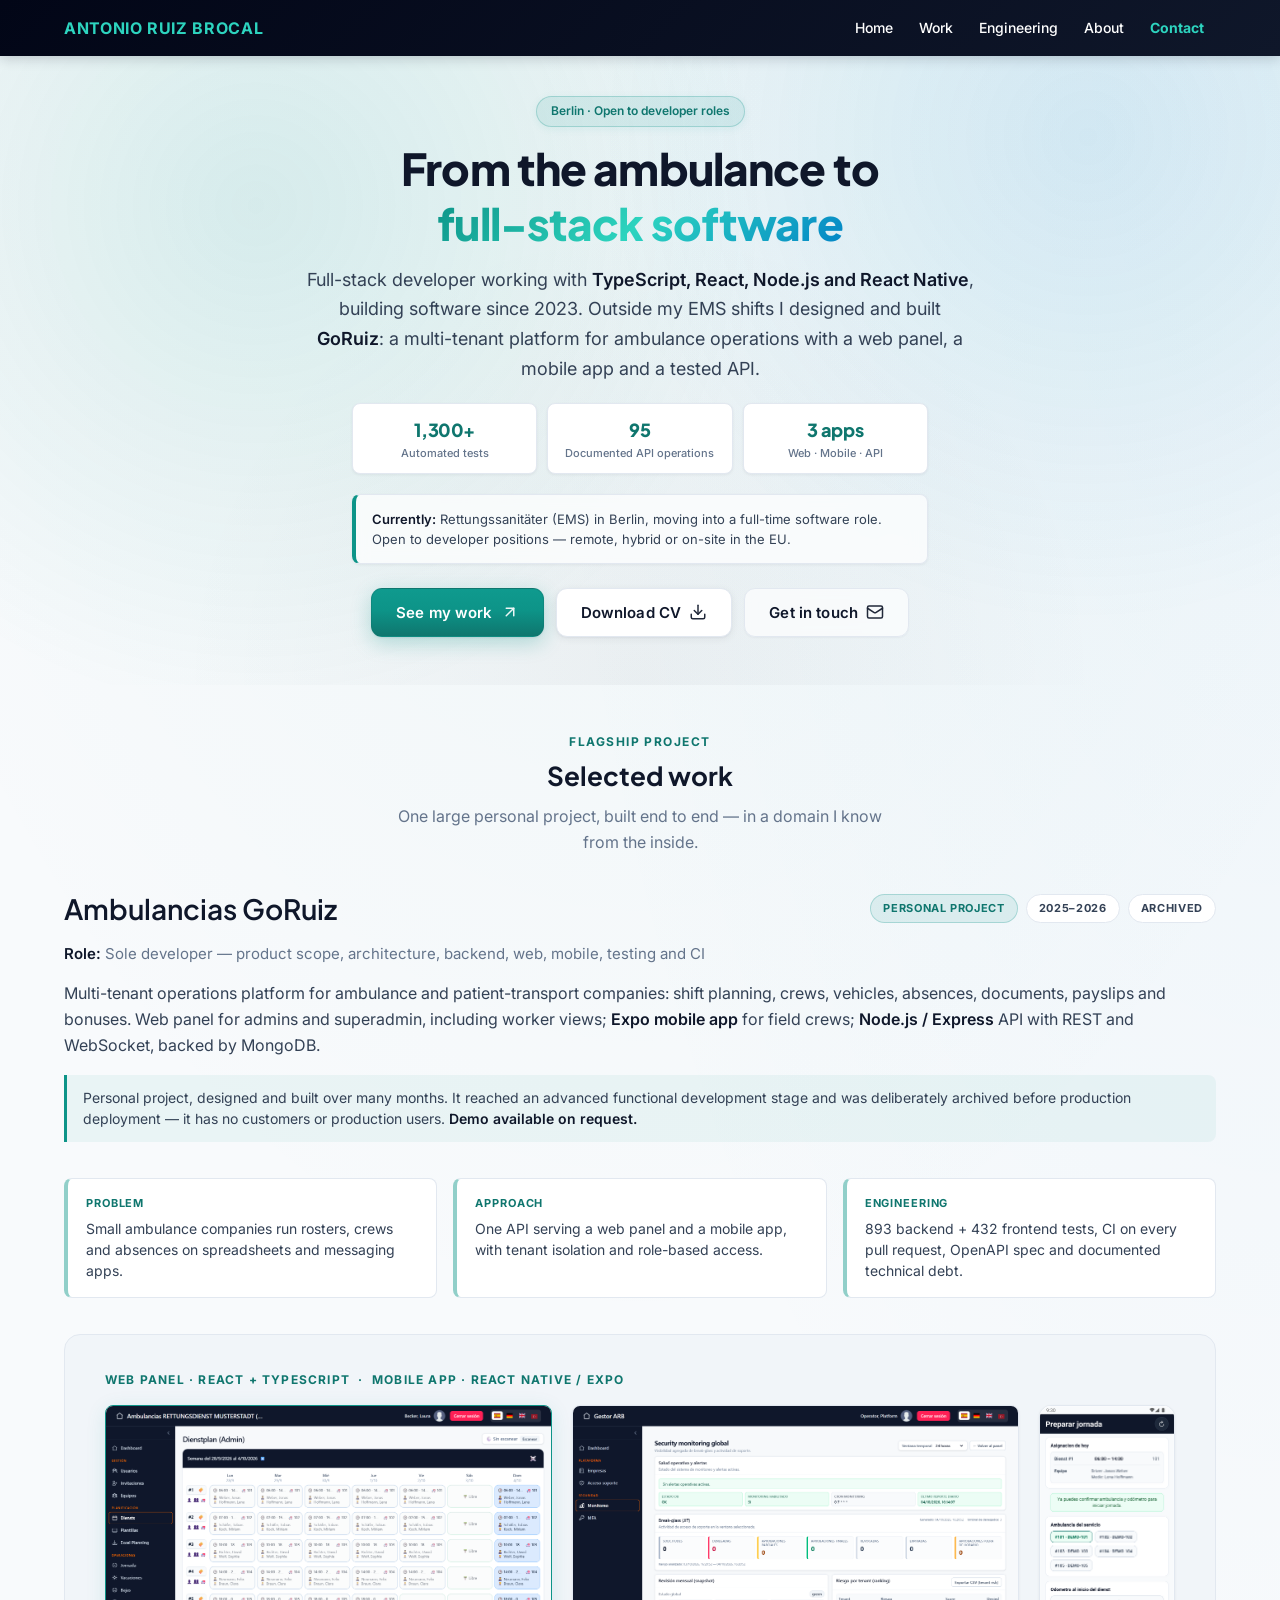
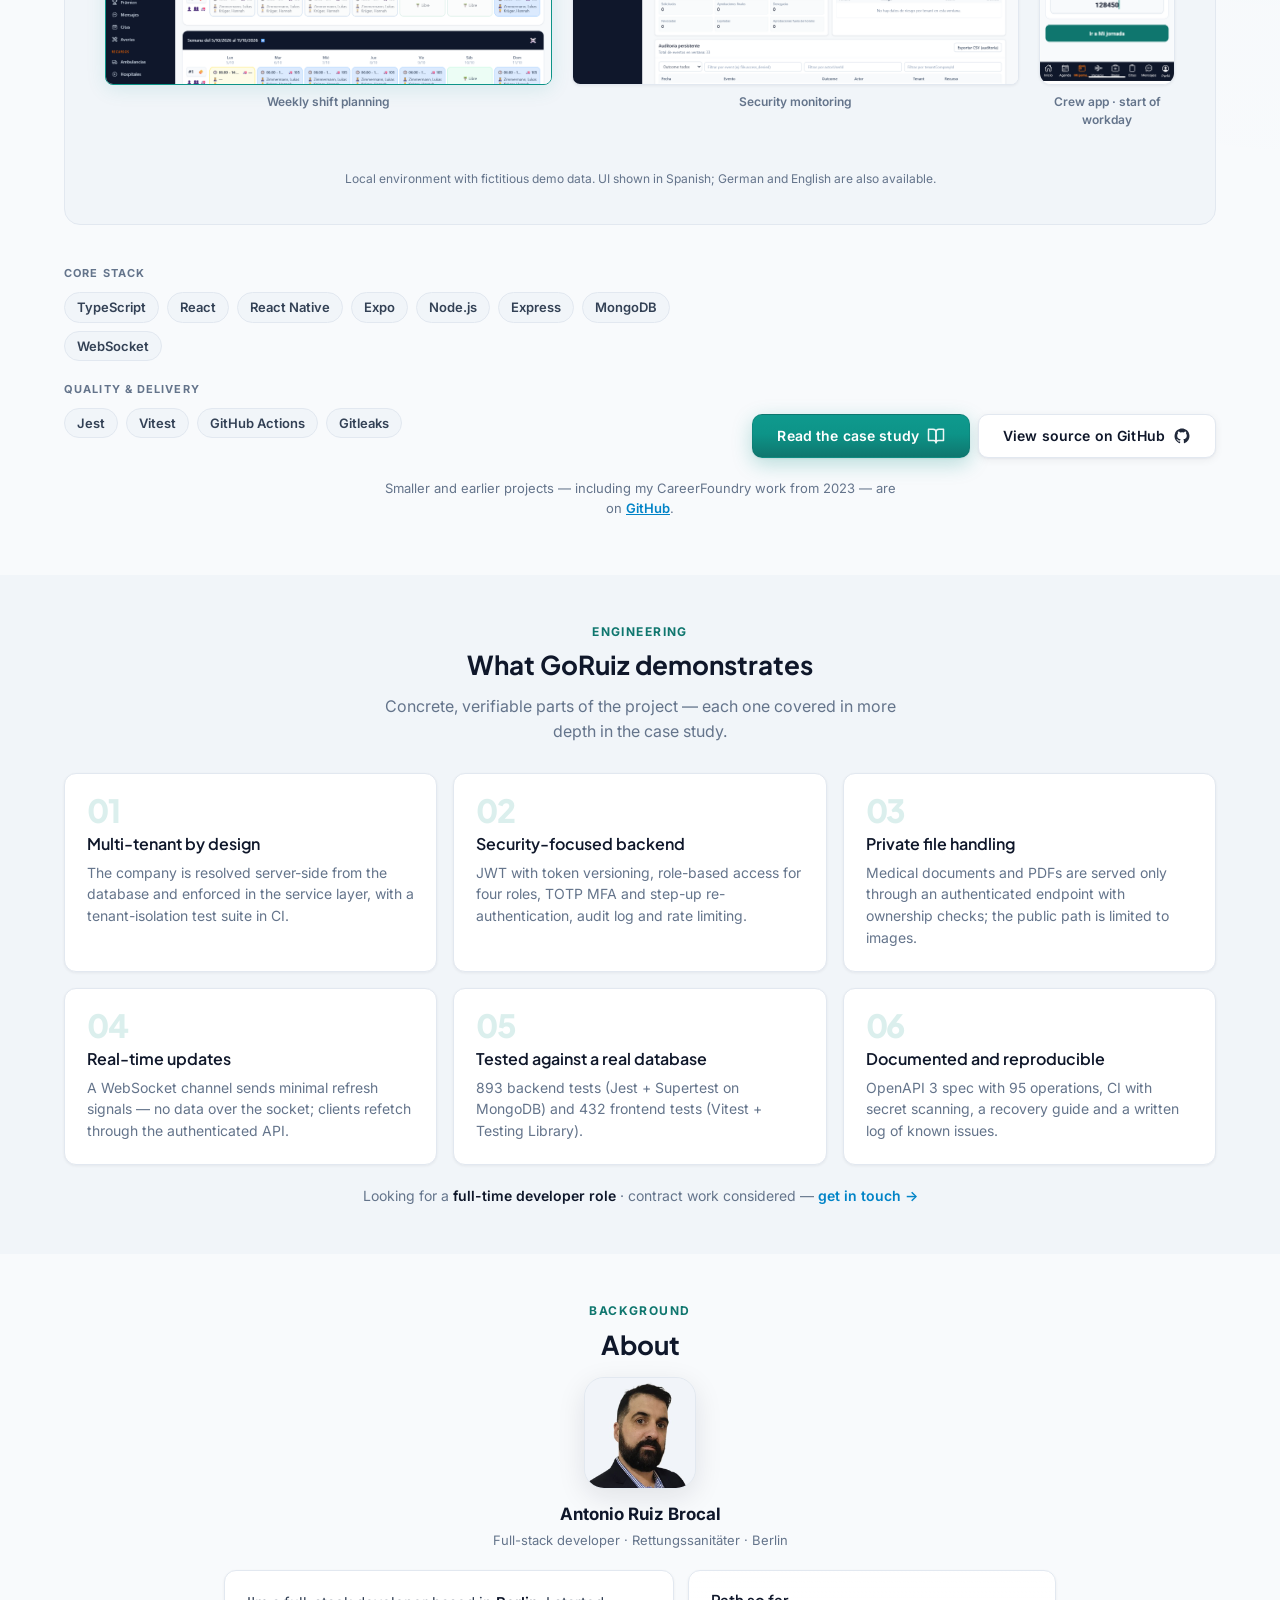
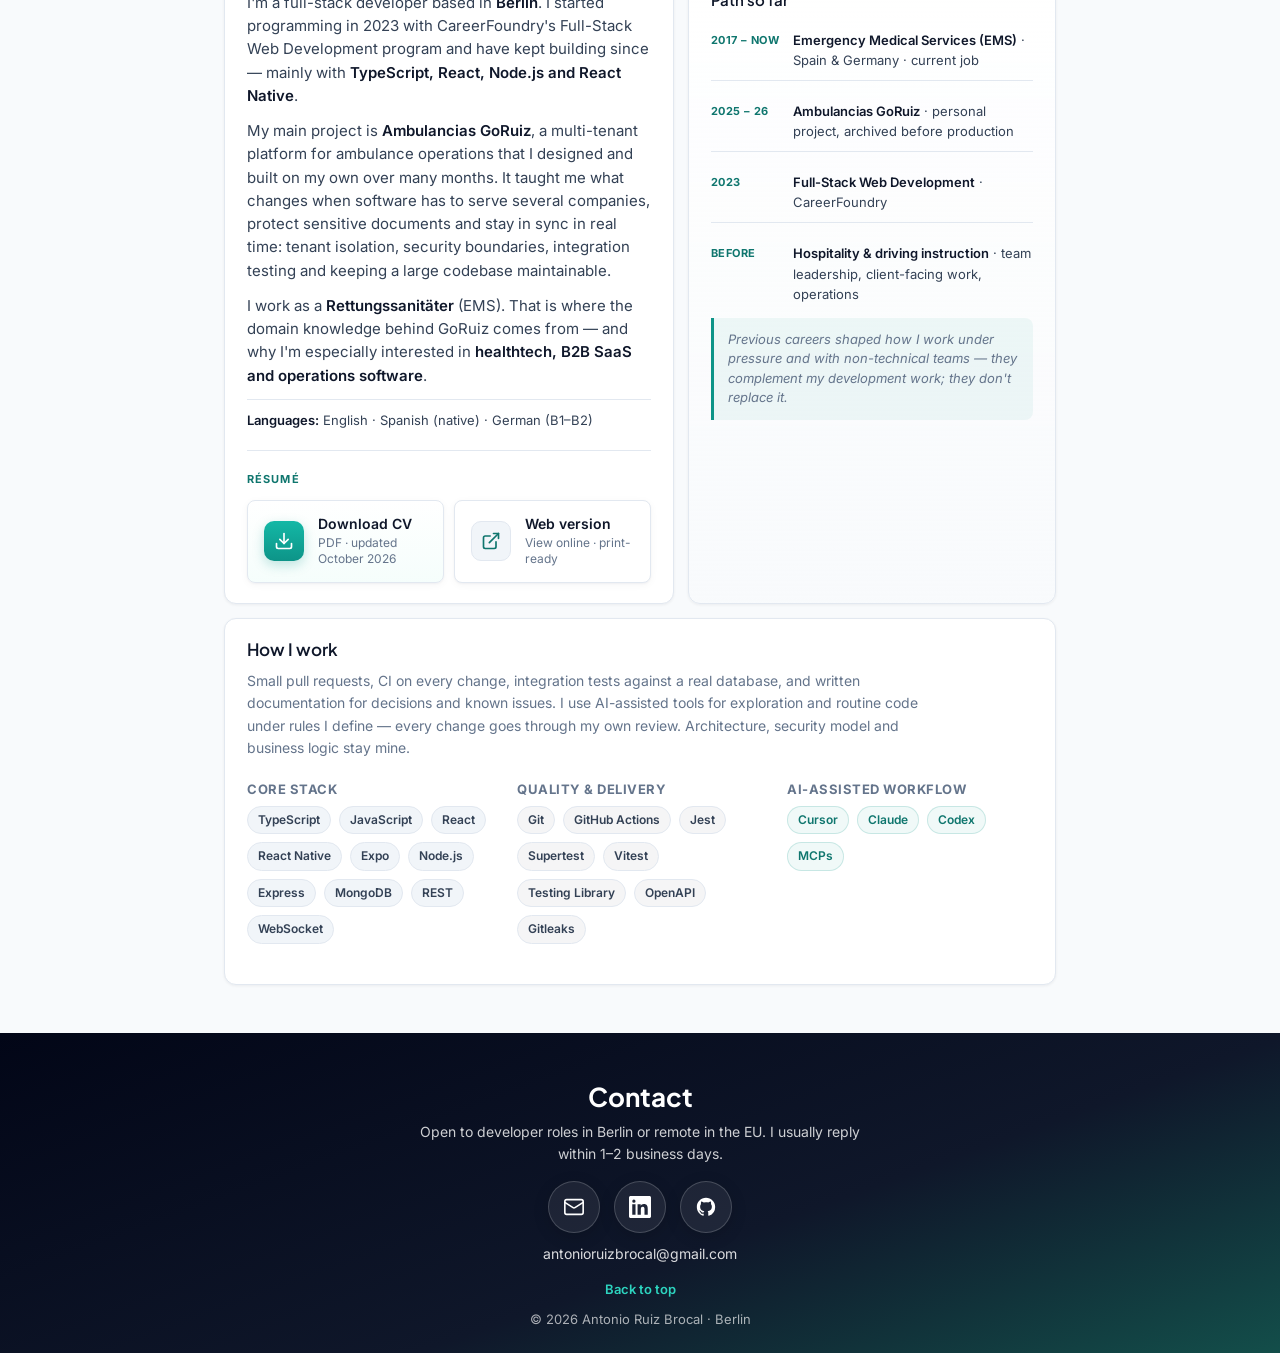
<file: index.html>
<!DOCTYPE html>
<html lang="en">
<head>
  <meta charset="UTF-8">
  <meta name="viewport" content="width=device-width, initial-scale=1.0">
  <title>Antonio Ruiz Brocal | Full-Stack Developer · TypeScript, React, Node.js</title>
  <meta name="description" content="Antonio Ruiz Brocal — full-stack developer in Berlin (TypeScript, React, Node.js, React Native). Building software since 2023. Main project: Ambulancias GoRuiz, a multi-tenant platform for ambulance operations with 1,300+ automated tests. EMS background.">
  <link rel="canonical" href="https://antonioruizdeveloper.com/">
  <meta property="og:type" content="website">
  <meta property="og:site_name" content="Antonio Ruiz Brocal">
  <meta property="og:title" content="Antonio Ruiz Brocal | Full-Stack Developer">
  <meta property="og:description" content="Full-stack developer in Berlin — TypeScript, React, Node.js, React Native. Main project: a multi-tenant platform for ambulance operations (web, mobile, API).">
  <meta property="og:url" content="https://antonioruizdeveloper.com/">
  <meta property="og:image" content="https://antonioruizdeveloper.com/img/og-image.png">
  <meta property="og:image:width" content="1200">
  <meta property="og:image:height" content="630">
  <meta property="og:image:alt" content="Antonio Ruiz Brocal — Full-stack developer · TypeScript · React · Node.js">
  <meta name="twitter:card" content="summary_large_image">
  <link rel="icon" href="favicon.svg" type="image/svg+xml">
  <link rel="icon" href="favicon.ico" sizes="32x32">
  <link rel="apple-touch-icon" href="apple-touch-icon.png">
  <meta name="theme-color" content="#0f172a">
  <link rel="preconnect" href="https://fonts.googleapis.com">
  <link rel="preconnect" href="https://fonts.gstatic.com" crossorigin>
  <link href="https://fonts.googleapis.com/css2?family=Inter:wght@400;500;600;700&family=Plus+Jakarta+Sans:wght@600;700;800&display=swap" rel="stylesheet">
  <link rel="stylesheet" href="styles.css">
</head>
<body>
  <a class="skip-link" href="#main">Skip to content</a>

  <header class="site-header">
    <div class="header-inner">
      <div class="logo"><a href="#inicio">Antonio Ruiz Brocal</a></div>
      <button class="nav-toggle" type="button" aria-expanded="false" aria-controls="main-nav" aria-label="Open menu">
        <span class="nav-toggle-bar"></span>
        <span class="nav-toggle-bar"></span>
        <span class="nav-toggle-bar"></span>
      </button>
      <nav class="main-nav" id="main-nav" aria-label="Main">
        <ul>
          <li><a href="#inicio" class="nav-link">Home</a></li>
          <li><a href="#proyectos" class="nav-link">Work</a></li>
          <li><a href="#engineering" class="nav-link">Engineering</a></li>
          <li><a href="#about_me" class="nav-link">About</a></li>
          <li><a href="#contacto" class="nav-link nav-link-cta">Contact</a></li>
        </ul>
      </nav>
    </div>
  </header>

  <main id="main" tabindex="-1">
    <section class="hero" id="inicio">
      <div class="hero-bg" aria-hidden="true"></div>
      <div class="section-inner hero-inner">
        <p class="hero-badge">Berlin · Open to developer roles</p>
        <h1>From the ambulance to <span class="text-gradient"><span class="nowrap">full-stack</span> software</span></h1>
        <p class="hero-subtitle">
          Full-stack developer working with <strong>TypeScript, React, Node.js and React Native</strong>, building software since 2023.
          Outside my EMS shifts I designed and built <strong>GoRuiz</strong>: a multi-tenant platform for ambulance operations with a web panel, a mobile app and a tested API.
        </p>
        <ul class="hero-stats" aria-label="GoRuiz in numbers">
          <li><strong>1,300+</strong><span>Automated tests</span></li>
          <li><strong>95</strong><span>Documented API operations</span></li>
          <li><strong>3 apps</strong><span>Web · Mobile · API</span></li>
        </ul>
        <p class="hero-status">
          <strong>Currently:</strong> Rettungssanitäter (EMS) in Berlin, moving into a full-time software role.
          Open to developer positions — remote, hybrid or on-site in the EU.
        </p>
        <div class="hero-actions">
          <a href="#proyectos" class="btn btn-primary btn-lg">
            <span>See my work</span>
            <svg class="btn-svg" width="18" height="18" viewBox="0 0 24 24" fill="none" stroke="currentColor" stroke-width="2" stroke-linecap="round" stroke-linejoin="round" aria-hidden="true"><path d="M7 17 17 7"/><path d="M7 7h10v10"/></svg>
          </a>
          <a href="cv/Antonio-Ruiz-Brocal-CV-2026.pdf" class="btn btn-secondary btn-lg" download="Antonio-Ruiz-Brocal-CV-2026.pdf">
            <span>Download CV</span>
            <svg class="btn-svg" width="18" height="18" viewBox="0 0 24 24" fill="none" stroke="currentColor" stroke-width="2" stroke-linecap="round" stroke-linejoin="round" aria-hidden="true"><path d="M21 15v4a2 2 0 0 1-2 2H5a2 2 0 0 1-2-2v-4"/><polyline points="7 10 12 15 17 10"/><line x1="12" x2="12" y1="15" y2="3"/></svg>
          </a>
          <a href="#contacto" class="btn btn-ghost btn-lg">
            <span>Get in touch</span>
            <svg class="btn-svg" width="18" height="18" viewBox="0 0 24 24" fill="none" stroke="currentColor" stroke-width="2" stroke-linecap="round" stroke-linejoin="round" aria-hidden="true"><rect width="20" height="16" x="2" y="4" rx="2"/><path d="m22 7-8.97 5.7a1.94 1.94 0 0 1-2.06 0L2 7"/></svg>
          </a>
        </div>
      </div>
    </section>

    <section class="section-block section-block-work" id="proyectos">
      <div class="section-inner">
        <p class="section-label reveal">Flagship project</p>
        <h2 class="section-heading reveal">Selected work</h2>
        <p class="section-intro reveal">One large personal project, built end to end — in a domain I know from the inside.</p>

        <article class="featured-project reveal">
          <div class="project-top">
            <div class="project-header">
              <h3>Ambulancias GoRuiz</h3>
              <div class="project-badges">
                <span class="project-type">Personal project</span>
                <span class="project-type project-type-muted">2025–2026</span>
                <span class="project-type project-type-muted">Archived</span>
              </div>
            </div>
            <p class="project-role"><strong>Role:</strong> Sole developer — product scope, architecture, backend, web, mobile, testing and CI</p>
            <p class="project-summary">
              Multi-tenant operations platform for ambulance and patient-transport companies: shift planning, crews, vehicles, absences,
              documents, payslips and bonuses. Web panel for admins and superadmin, including worker views; <strong>Expo mobile app</strong> for field crews;
              <strong>Node.js / Express</strong> API with REST and WebSocket, backed by MongoDB.
            </p>
            <p class="project-status">
              Personal project, designed and built over many months. It reached an advanced functional development stage and was deliberately
              archived before production deployment — it has no customers or production users. <strong>Demo available on request.</strong>
            </p>
          </div>

          <ul class="case-study case-study-row">
            <li><strong>Problem</strong> Small ambulance companies run rosters, crews and absences on spreadsheets and messaging apps.</li>
            <li><strong>Approach</strong> One API serving a web panel and a mobile app, with tenant isolation and role-based access.</li>
            <li><strong>Engineering</strong> 893 backend + 432 frontend tests, CI on every pull request, OpenAPI spec and documented technical debt.</li>
          </ul>

          <div class="project-gallery">
            <div class="showcase-group">
              <p class="showcase-group-label">Web panel · React + TypeScript &nbsp;·&nbsp; Mobile app · React Native / Expo</p>
              <div class="showcase-row showcase-row-mixed">
                <figure class="showcase-item showcase-item-featured">
                  <div class="showcase-frame showcase-frame-web">
                    <img src="img/projects/goruiz-shift-planning.png" alt="Weekly shift planning view with teams, ambulances and shift times per day" width="2160" height="1350" loading="lazy" decoding="async">
                  </div>
                  <figcaption>Weekly shift planning</figcaption>
                </figure>
                <figure class="showcase-item">
                  <div class="showcase-frame showcase-frame-web">
                    <img src="img/projects/goruiz-security-monitoring.png" alt="Superadmin security monitoring: operational health, support-access activity and audit log" width="2160" height="1350" loading="lazy" decoding="async">
                  </div>
                  <figcaption>Security monitoring</figcaption>
                </figure>
                <figure class="showcase-item">
                  <div class="showcase-frame showcase-frame-mobile">
                    <img src="img/projects/goruiz-mobile-workday.png" alt="Crew app: starting the workday by choosing the ambulance and entering the odometer reading" width="540" height="1110" loading="lazy" decoding="async">
                  </div>
                  <figcaption>Crew app · start of workday</figcaption>
                </figure>
              </div>
            </div>
            <p class="gallery-note">Local environment with fictitious demo data. UI shown in Spanish; German and English are also available.</p>
          </div>

          <div class="project-footer">
            <div class="project-footer-tags">
              <p class="stack-heading">Core stack</p>
              <ul class="stack-tags stack-tags-work" aria-label="Core technologies">
                <li>TypeScript</li><li>React</li><li>React Native</li><li>Expo</li>
                <li>Node.js</li><li>Express</li><li>MongoDB</li><li>WebSocket</li>
              </ul>
              <p class="stack-heading stack-heading-spaced">Quality &amp; delivery</p>
              <ul class="stack-tags stack-tags-work stack-tags-delivery" aria-label="Quality and delivery tools">
                <li>Jest</li><li>Vitest</li><li>GitHub Actions</li><li>Gitleaks</li>
              </ul>
            </div>
            <div class="project-links">
              <a class="btn btn-primary btn-project" href="goruiz-case-study.html">
                <span>Read the case study</span>
                <svg class="btn-svg" width="18" height="18" viewBox="0 0 24 24" fill="none" stroke="currentColor" stroke-width="2" stroke-linecap="round" stroke-linejoin="round" aria-hidden="true"><path d="M2 3h6a4 4 0 0 1 4 4v14a3 3 0 0 0-3-3H2z"/><path d="M22 3h-6a4 4 0 0 0-4 4v14a3 3 0 0 1 3-3h7z"/></svg>
              </a>
              <a class="btn btn-secondary btn-project" href="https://github.com/Brocal82/Ambulancias-GoRuiz-Portfolio" target="_blank" rel="noopener noreferrer">
                <span>View source on GitHub</span>
                <svg class="btn-svg" width="18" height="18" viewBox="0 0 24 24" fill="currentColor" aria-hidden="true"><path d="M12 2C6.477 2 2 6.484 2 12.021c0 4.428 2.865 8.184 6.839 9.504.5.092.682-.217.682-.483 0-.237-.008-.868-.013-1.703-2.782.605-3.369-1.343-3.369-1.343-.454-1.158-1.11-1.466-1.11-1.466-.908-.62.069-.608.069-.608 1.003.07 1.531 1.032 1.531 1.032.892 1.53 2.341 1.088 2.91.832.092-.647.35-1.088.636-1.338-2.22-.253-4.555-1.113-4.555-4.951 0-1.093.39-1.988 1.029-2.688-.103-.253-.446-1.272.098-2.65 0 0 .84-.27 2.75 1.026A9.564 9.564 0 0 1 12 6.844c.85.004 1.705.115 2.504.337 1.909-1.296 2.747-1.027 2.747-1.027.546 1.379.202 2.398.1 2.651.64.7 1.028 1.595 1.028 2.688 0 3.848-2.339 4.695-4.566 4.943.359.309.678.92.678 1.855 0 1.338-.012 2.419-.012 2.747 0 .268.18.58.688.482A10.019 10.019 0 0 0 22 12.021C22 6.484 17.522 2 12 2z"/></svg>
              </a>
            </div>
          </div>
        </article>

        <p class="archive-note">
          Smaller and earlier projects — including my CareerFoundry work from 2023 — are on
          <a href="https://github.com/Brocal82" target="_blank" rel="noopener noreferrer">GitHub</a>.
        </p>
      </div>
    </section>

    <section class="section-block section-block-alt" id="engineering">
      <div class="section-inner">
        <p class="section-label reveal">Engineering</p>
        <h2 class="section-heading reveal">What GoRuiz demonstrates</h2>
        <p class="section-intro reveal">Concrete, verifiable parts of the project — each one covered in more depth in the case study.</p>
        <div class="services-grid highlights-grid">
          <article class="service-card reveal">
            <span class="service-num" aria-hidden="true">01</span>
            <h3>Multi-tenant by design</h3>
            <p>The company is resolved server-side from the database and enforced in the service layer, with a tenant-isolation test suite in CI.</p>
          </article>
          <article class="service-card reveal">
            <span class="service-num" aria-hidden="true">02</span>
            <h3>Security-focused backend</h3>
            <p>JWT with token versioning, role-based access for four roles, TOTP MFA and step-up re-authentication, audit log and rate limiting.</p>
          </article>
          <article class="service-card reveal">
            <span class="service-num" aria-hidden="true">03</span>
            <h3>Private file handling</h3>
            <p>Medical documents and PDFs are served only through an authenticated endpoint with ownership checks; the public path is limited to images.</p>
          </article>
          <article class="service-card reveal">
            <span class="service-num" aria-hidden="true">04</span>
            <h3>Real-time updates</h3>
            <p>A WebSocket channel sends minimal refresh signals — no data over the socket; clients refetch through the authenticated API.</p>
          </article>
          <article class="service-card reveal">
            <span class="service-num" aria-hidden="true">05</span>
            <h3>Tested against a real database</h3>
            <p>893 backend tests (Jest + Supertest on MongoDB) and 432 frontend tests (Vitest + Testing Library).</p>
          </article>
          <article class="service-card reveal">
            <span class="service-num" aria-hidden="true">06</span>
            <h3>Documented and reproducible</h3>
            <p>OpenAPI 3 spec with 95 operations, CI with secret scanning, a recovery guide and a written log of known issues.</p>
          </article>
        </div>
        <p class="engagement-inline">
          Looking for a <strong>full-time developer role</strong> · contract work considered —
          <a href="#contacto">get in touch →</a>
        </p>
      </div>
    </section>

    <section class="section-block" id="about_me">
      <div class="section-inner">
        <p class="section-label reveal">Background</p>
        <h2 class="section-heading reveal">About</h2>

        <div class="about-profile reveal">
          <img class="about-avatar" src="img/antonio-avatar.jpg" alt="Portrait of Antonio Ruiz Brocal" width="360" height="466" loading="lazy" decoding="async">
          <p class="about-name">Antonio Ruiz Brocal</p>
          <p class="about-tagline">Full-stack developer · Rettungssanitäter · Berlin</p>
        </div>

        <div class="about-grid">
          <div class="section-card prose reveal">
            <p>
              I'm a full-stack developer based in <strong>Berlin</strong>. I started programming in 2023 with CareerFoundry's Full-Stack Web Development
              program and have kept building since — mainly with <strong>TypeScript, React, Node.js and React Native</strong>.
            </p>
            <p>
              My main project is <strong>Ambulancias GoRuiz</strong>, a multi-tenant platform for ambulance operations that I designed and built on my own
              over many months. It taught me what changes when software has to serve several companies, protect sensitive documents and stay in sync in
              real time: tenant isolation, security boundaries, integration testing and keeping a large codebase maintainable.
            </p>
            <p>
              I work as a <strong>Rettungssanitäter</strong> (EMS). That is where the domain knowledge behind GoRuiz comes from — and why I'm especially
              interested in <strong>healthtech, B2B SaaS and operations software</strong>.
            </p>
            <p class="about-languages"><strong>Languages:</strong> English · Spanish (native) · German (B1–B2)</p>
            <div class="about-cv-actions">
              <p class="about-cv-label">Résumé</p>
              <div class="about-cv-buttons">
                <a class="about-cv-btn about-cv-btn-primary" href="cv/Antonio-Ruiz-Brocal-CV-2026.pdf" download="Antonio-Ruiz-Brocal-CV-2026.pdf">
                  <span class="about-cv-btn-icon" aria-hidden="true">
                    <svg width="20" height="20" viewBox="0 0 24 24" fill="none" stroke="currentColor" stroke-width="2" stroke-linecap="round" stroke-linejoin="round"><path d="M21 15v4a2 2 0 0 1-2 2H5a2 2 0 0 1-2-2v-4"/><polyline points="7 10 12 15 17 10"/><line x1="12" x2="12" y1="15" y2="3"/></svg>
                  </span>
                  <span class="about-cv-btn-text">
                    <strong>Download CV</strong>
                    <small>PDF · updated October 2026</small>
                  </span>
                </a>
                <a class="about-cv-btn about-cv-btn-secondary" href="cv/antonio-ruiz-brocal-cv.html">
                  <span class="about-cv-btn-icon" aria-hidden="true">
                    <svg width="20" height="20" viewBox="0 0 24 24" fill="none" stroke="currentColor" stroke-width="2" stroke-linecap="round" stroke-linejoin="round"><path d="M18 13v6a2 2 0 0 1-2 2H5a2 2 0 0 1-2-2V8a2 2 0 0 1 2-2h6"/><polyline points="15 3 21 3 21 9"/><line x1="10" x2="21" y1="14" y2="3"/></svg>
                  </span>
                  <span class="about-cv-btn-text">
                    <strong>Web version</strong>
                    <small>View online · print-ready</small>
                  </span>
                </a>
              </div>
            </div>
          </div>
          <div class="section-card timeline-card reveal">
            <h3 class="timeline-title">Path so far</h3>
            <ul class="timeline timeline-honest">
              <li>
                <span class="timeline-period">2017 – now</span>
                <div><strong>Emergency Medical Services (EMS)</strong> · Spain &amp; Germany · current job</div>
              </li>
              <li>
                <span class="timeline-period">2025 – 26</span>
                <div><strong>Ambulancias GoRuiz</strong> · personal project, archived before production</div>
              </li>
              <li>
                <span class="timeline-period">2023</span>
                <div><strong>Full-Stack Web Development</strong> · CareerFoundry</div>
              </li>
              <li>
                <span class="timeline-period">Before</span>
                <div><strong>Hospitality &amp; driving instruction</strong> · team leadership, client-facing work, operations</div>
              </li>
            </ul>
            <p class="background-note">
              Previous careers shaped how I work under pressure and with non-technical teams — they complement my development work; they don't replace it.
            </p>
          </div>
        </div>

        <div class="section-card about-workflow reveal">
          <h3 class="workflow-title">How I work</h3>
          <p class="workflow-intro">
            Small pull requests, CI on every change, integration tests against a real database, and written documentation for decisions and known issues.
            I use AI-assisted tools for exploration and routine code under rules I define — every change goes through my own review.
            Architecture, security model and business logic stay mine.
          </p>

          <div class="workflow-groups">
            <div class="workflow-group">
              <p class="stack-label">Core stack</p>
              <ul class="stack-tags stack-tags-sm">
                <li>TypeScript</li><li>JavaScript</li><li>React</li><li>React Native</li><li>Expo</li>
                <li>Node.js</li><li>Express</li><li>MongoDB</li><li>REST</li><li>WebSocket</li>
              </ul>
            </div>
            <div class="workflow-group">
              <p class="stack-label">Quality &amp; delivery</p>
              <ul class="stack-tags stack-tags-sm stack-tags-engineering">
                <li>Git</li><li>GitHub Actions</li><li>Jest</li><li>Supertest</li><li>Vitest</li><li>Testing Library</li><li>OpenAPI</li><li>Gitleaks</li>
              </ul>
            </div>
            <div class="workflow-group">
              <p class="stack-label">AI-assisted workflow</p>
              <ul class="stack-tags stack-tags-sm stack-tags-tooling">
                <li>Cursor</li><li>Claude</li><li>Codex</li><li>MCPs</li>
              </ul>
            </div>
          </div>
        </div>
      </div>
    </section>
  </main>

  <footer class="page-footer" id="contacto">
    <div class="section-inner">
      <h2 class="section-heading section-heading-light">Contact</h2>
      <p class="footer-text">Open to developer roles in Berlin or remote in the EU. I usually reply within 1–2 business days.</p>
      <div class="contact-actions">
        <a class="social-link" href="mailto:antonioruizbrocal@gmail.com?subject=Contact%20from%20your%20portfolio" aria-label="Email Antonio Ruiz Brocal">
          <svg width="22" height="22" viewBox="0 0 24 24" fill="none" stroke="currentColor" stroke-width="1.75" stroke-linecap="round" stroke-linejoin="round" aria-hidden="true"><rect width="20" height="16" x="2" y="4" rx="2"/><path d="m22 7-8.97 5.7a1.94 1.94 0 0 1-2.06 0L2 7"/></svg>
        </a>
        <a class="social-link" href="https://www.linkedin.com/in/antonio-ruiz-brocal-59b656294" target="_blank" rel="noopener noreferrer" aria-label="LinkedIn profile">
          <svg width="22" height="22" viewBox="0 0 24 24" fill="currentColor" aria-hidden="true"><path d="M20.447 20.452h-3.554v-5.569c0-1.328-.027-3.037-1.852-3.037-1.853 0-2.136 1.445-2.136 2.939v5.667H9.351V9h3.414v1.561h.046c.477-.9 1.637-1.85 3.37-1.85 3.601 0 4.267 2.37 4.267 5.455v6.286zM5.337 7.433a1.782 1.782 0 1 1 0-3.564 1.782 1.782 0 0 1 0 3.564zM7.119 20.452H3.555V9h3.564v11.452zM22.225 0H1.771C.792 0 0 .774 0 1.729v20.542C0 23.227.792 24 1.771 24h20.451C23.2 24 24 23.227 24 22.271V1.729C24 .774 23.2 0 22.222 0h.003z"/></svg>
        </a>
        <a class="social-link" href="https://github.com/Brocal82" target="_blank" rel="noopener noreferrer" aria-label="GitHub profile">
          <svg width="22" height="22" viewBox="0 0 24 24" fill="currentColor" aria-hidden="true"><path d="M12 2C6.477 2 2 6.484 2 12.021c0 4.428 2.865 8.184 6.839 9.504.5.092.682-.217.682-.483 0-.237-.008-.868-.013-1.703-2.782.605-3.369-1.343-3.369-1.343-.454-1.158-1.11-1.466-1.11-1.466-.908-.62.069-.608.069-.608 1.003.07 1.531 1.032 1.531 1.032.892 1.53 2.341 1.088 2.91.832.092-.647.35-1.088.636-1.338-2.22-.253-4.555-1.113-4.555-4.951 0-1.093.39-1.988 1.029-2.688-.103-.253-.446-1.272.098-2.65 0 0 .84-.27 2.75 1.026A9.564 9.564 0 0 1 12 6.844c.85.004 1.705.115 2.504.337 1.909-1.296 2.747-1.027 2.747-1.027.546 1.379.202 2.398.1 2.651.64.7 1.028 1.595 1.028 2.688 0 3.848-2.339 4.695-4.566 4.943.359.309.678.92.678 1.855 0 1.338-.012 2.419-.012 2.747 0 .268.18.58.688.482A10.019 10.019 0 0 0 22 12.021C22 6.484 17.522 2 12 2z"/></svg>
        </a>
      </div>
      <p class="footer-email"><a href="mailto:antonioruizbrocal@gmail.com">antonioruizbrocal@gmail.com</a></p>
      <a class="back" href="#inicio">Back to top</a>
      <p class="footer-copy">&copy; 2026 Antonio Ruiz Brocal · Berlin</p>
    </div>
  </footer>

  <script src="script.js"></script>
</body>
</html>
</file>
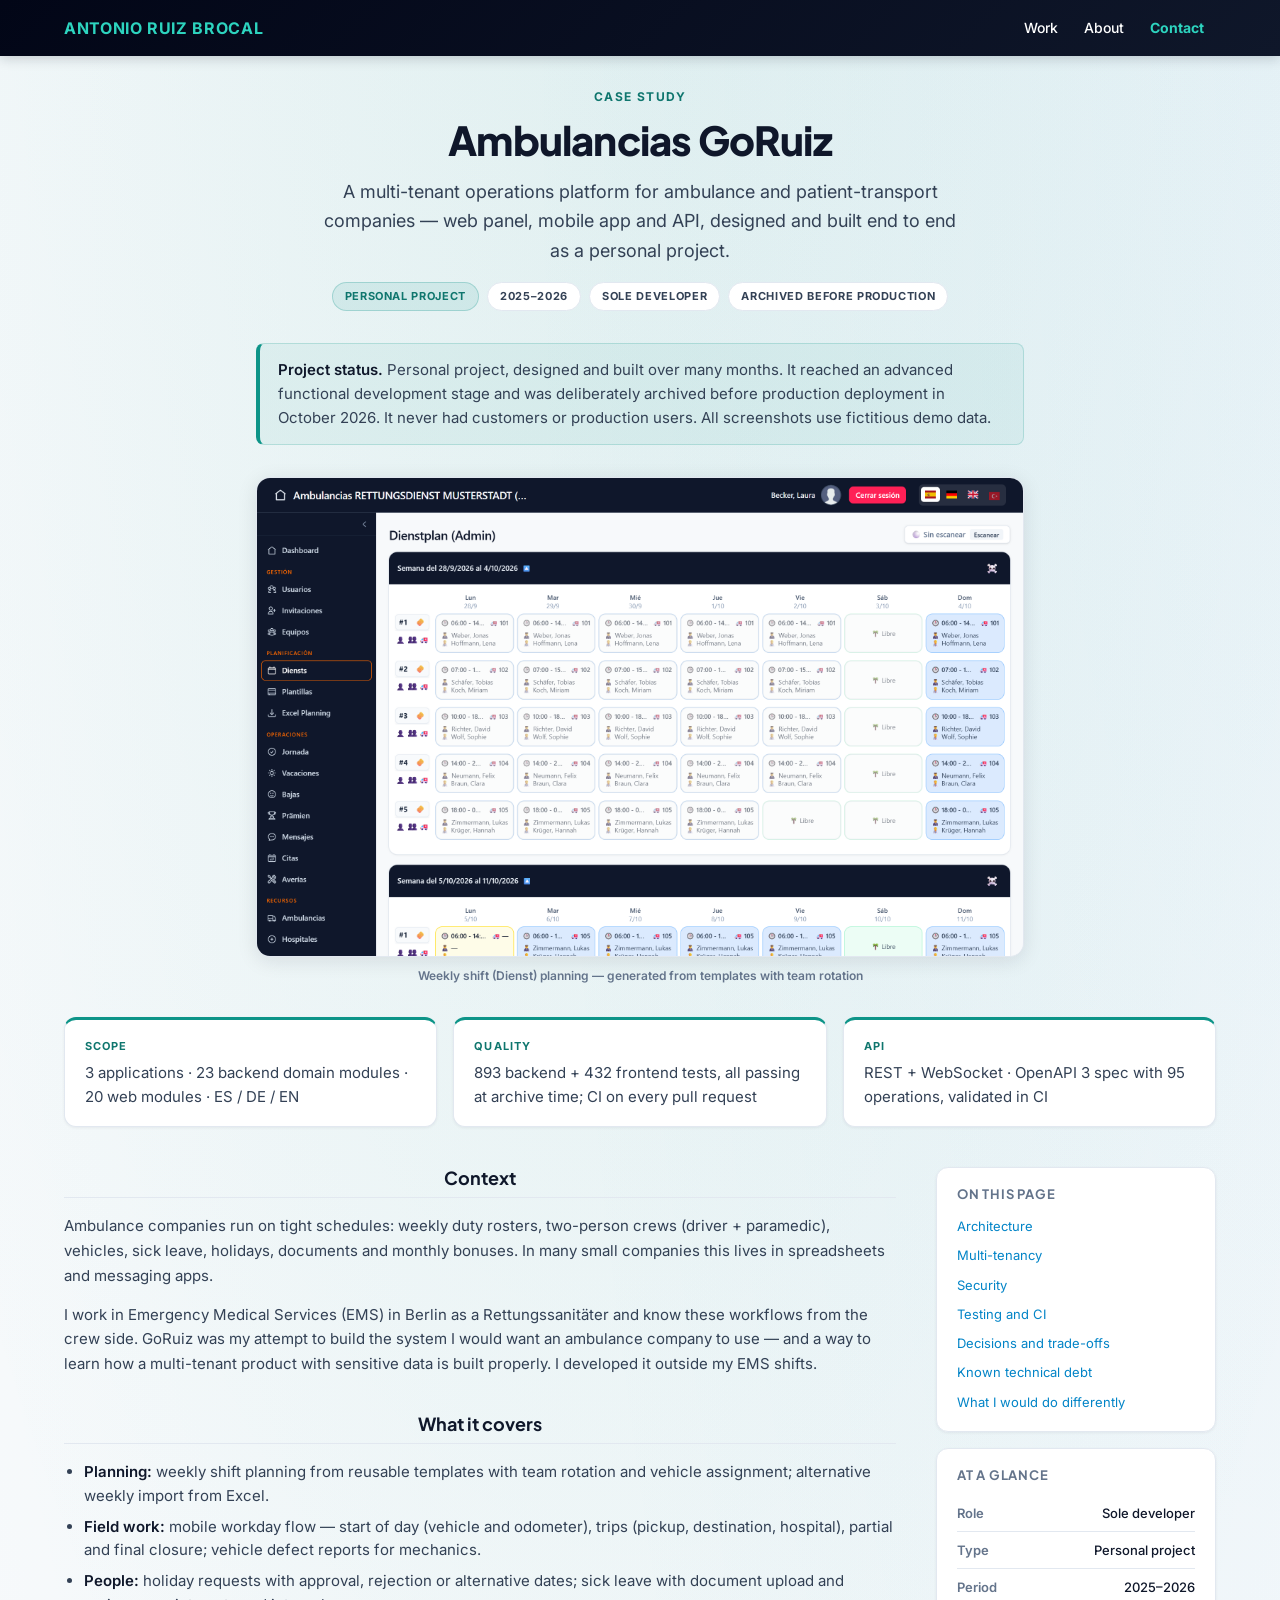
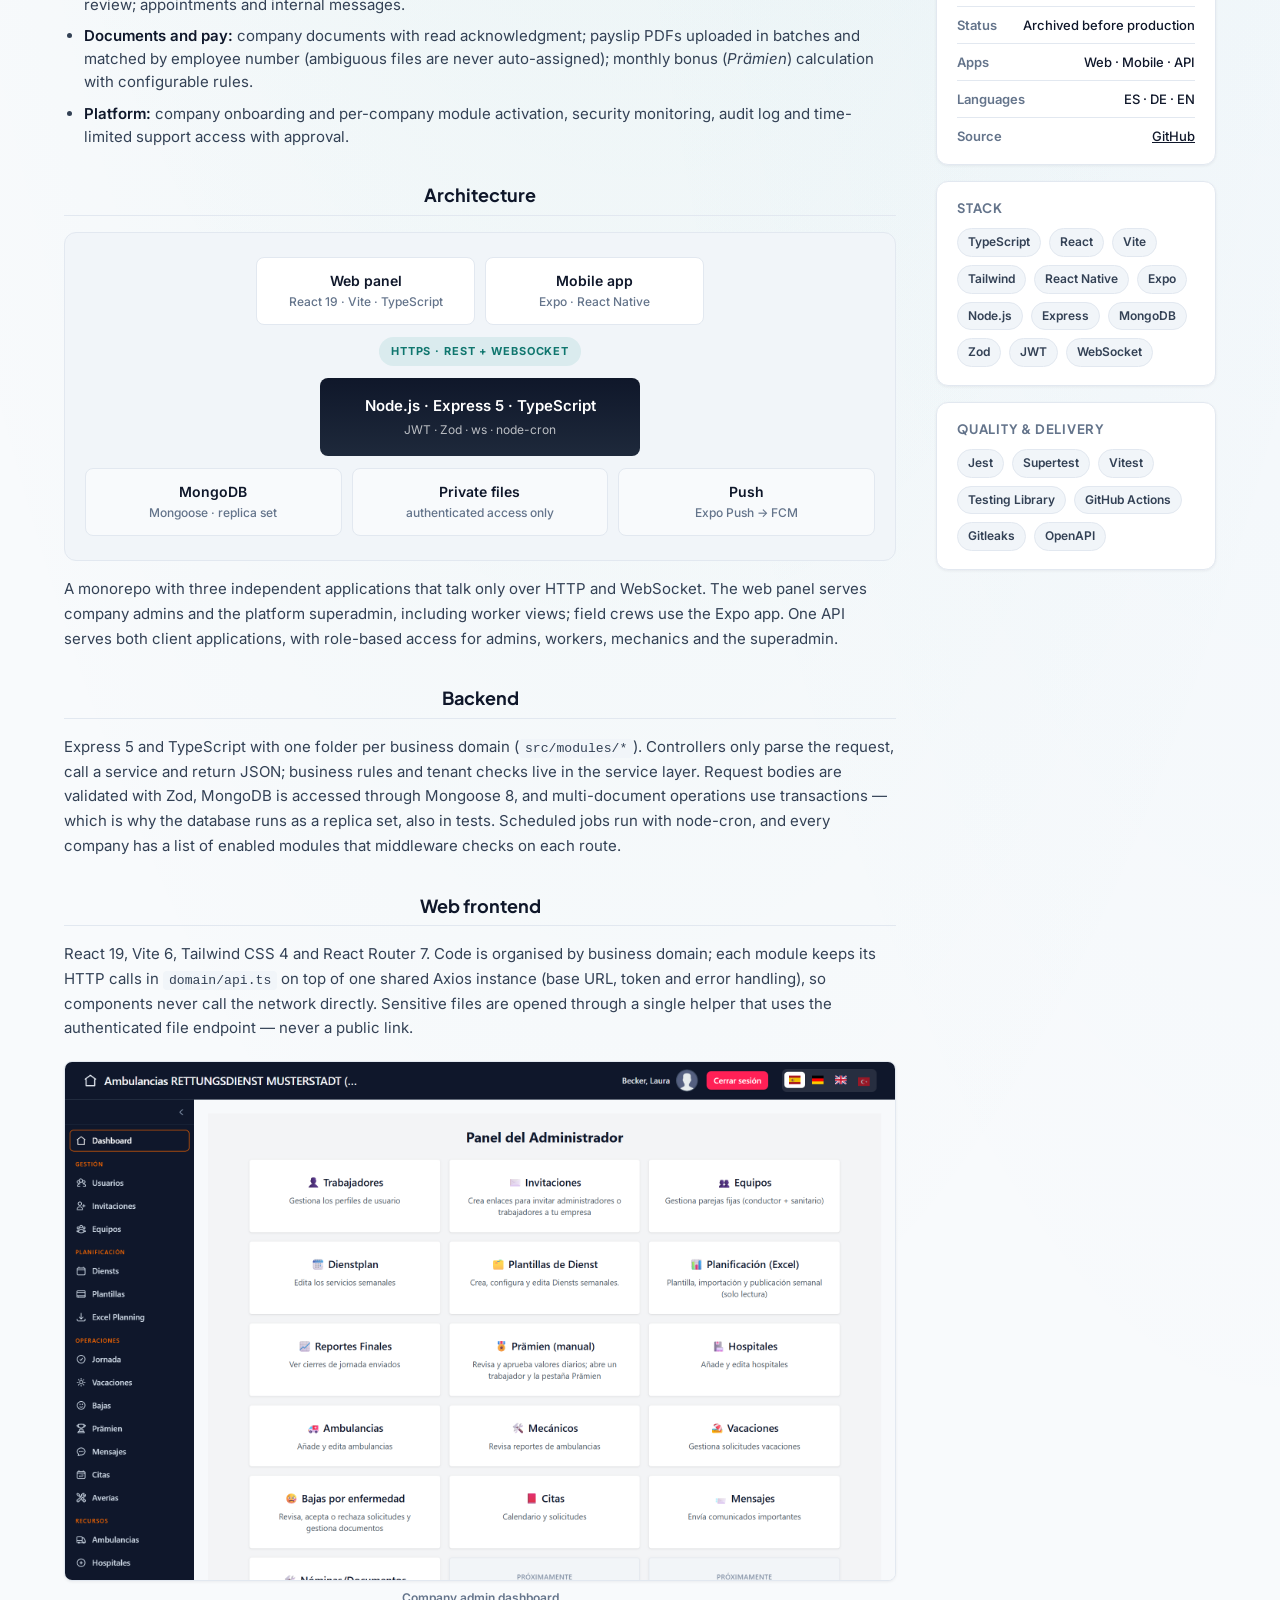
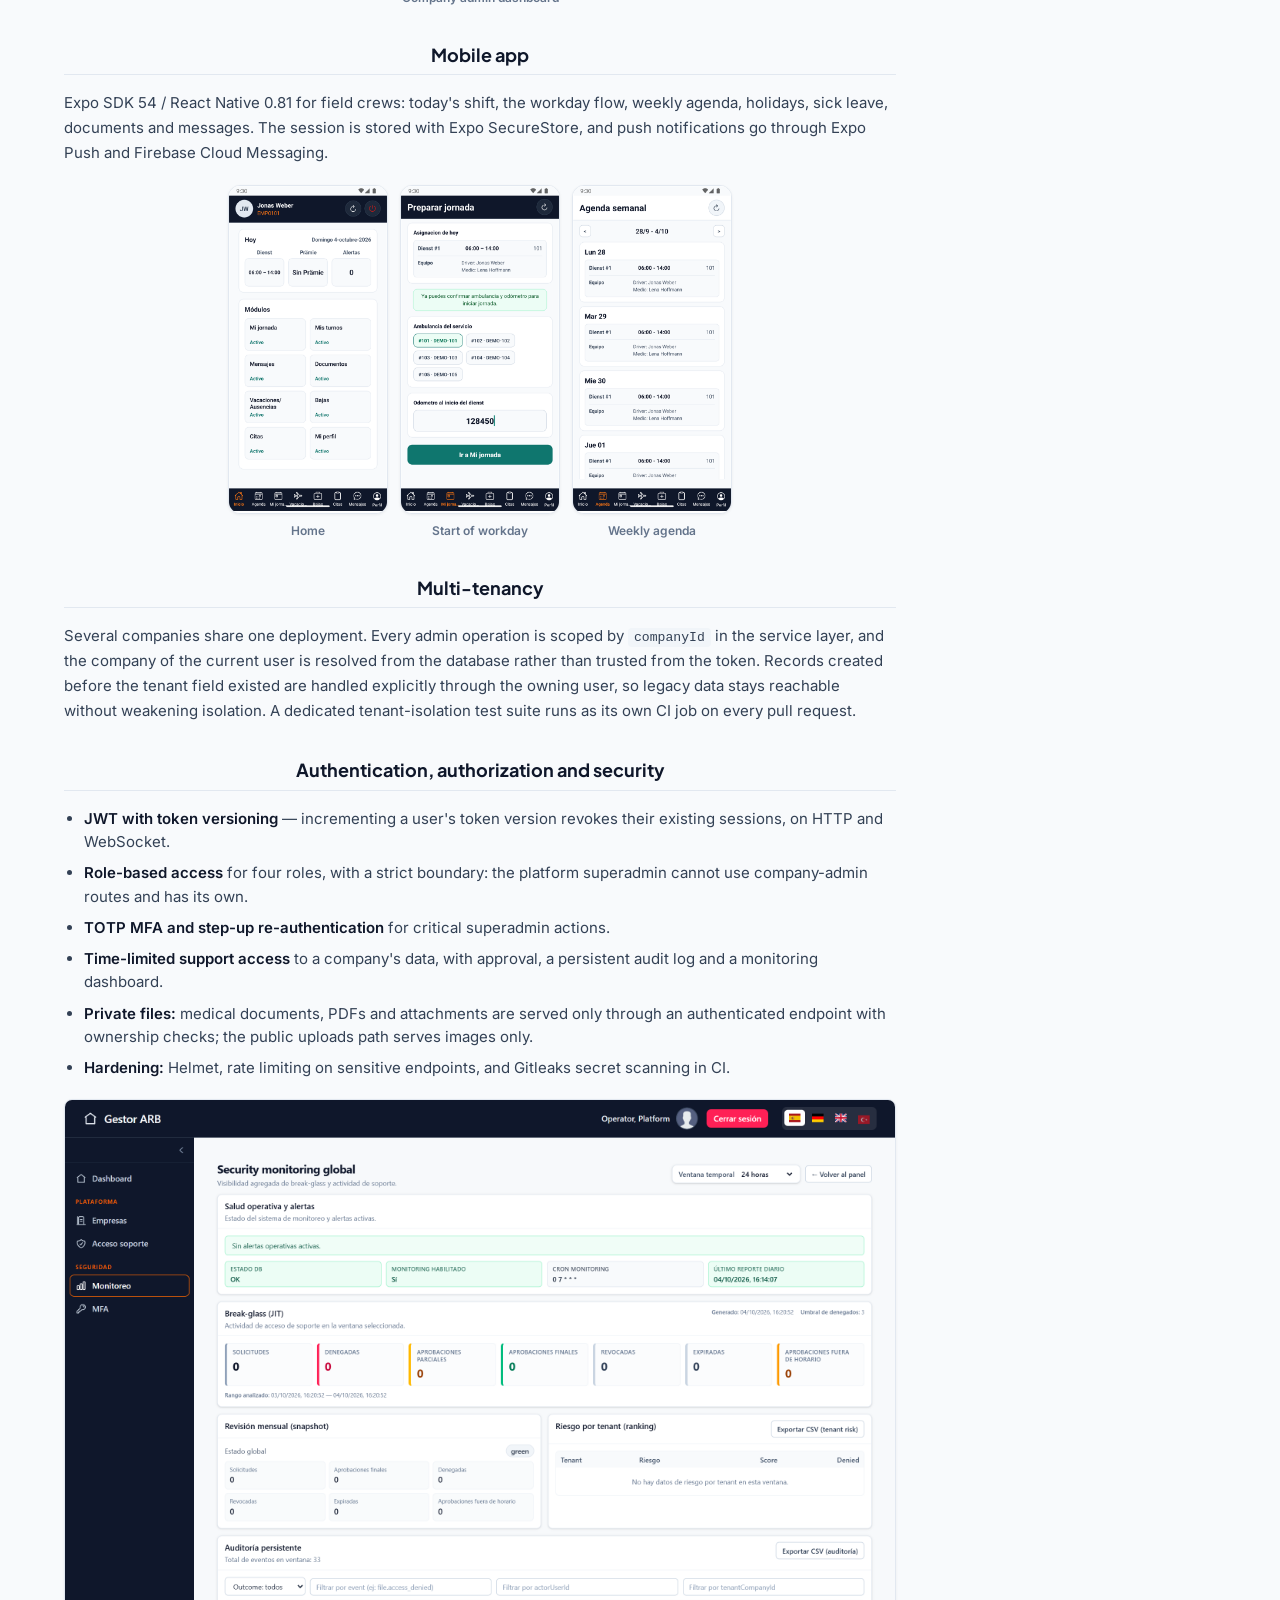
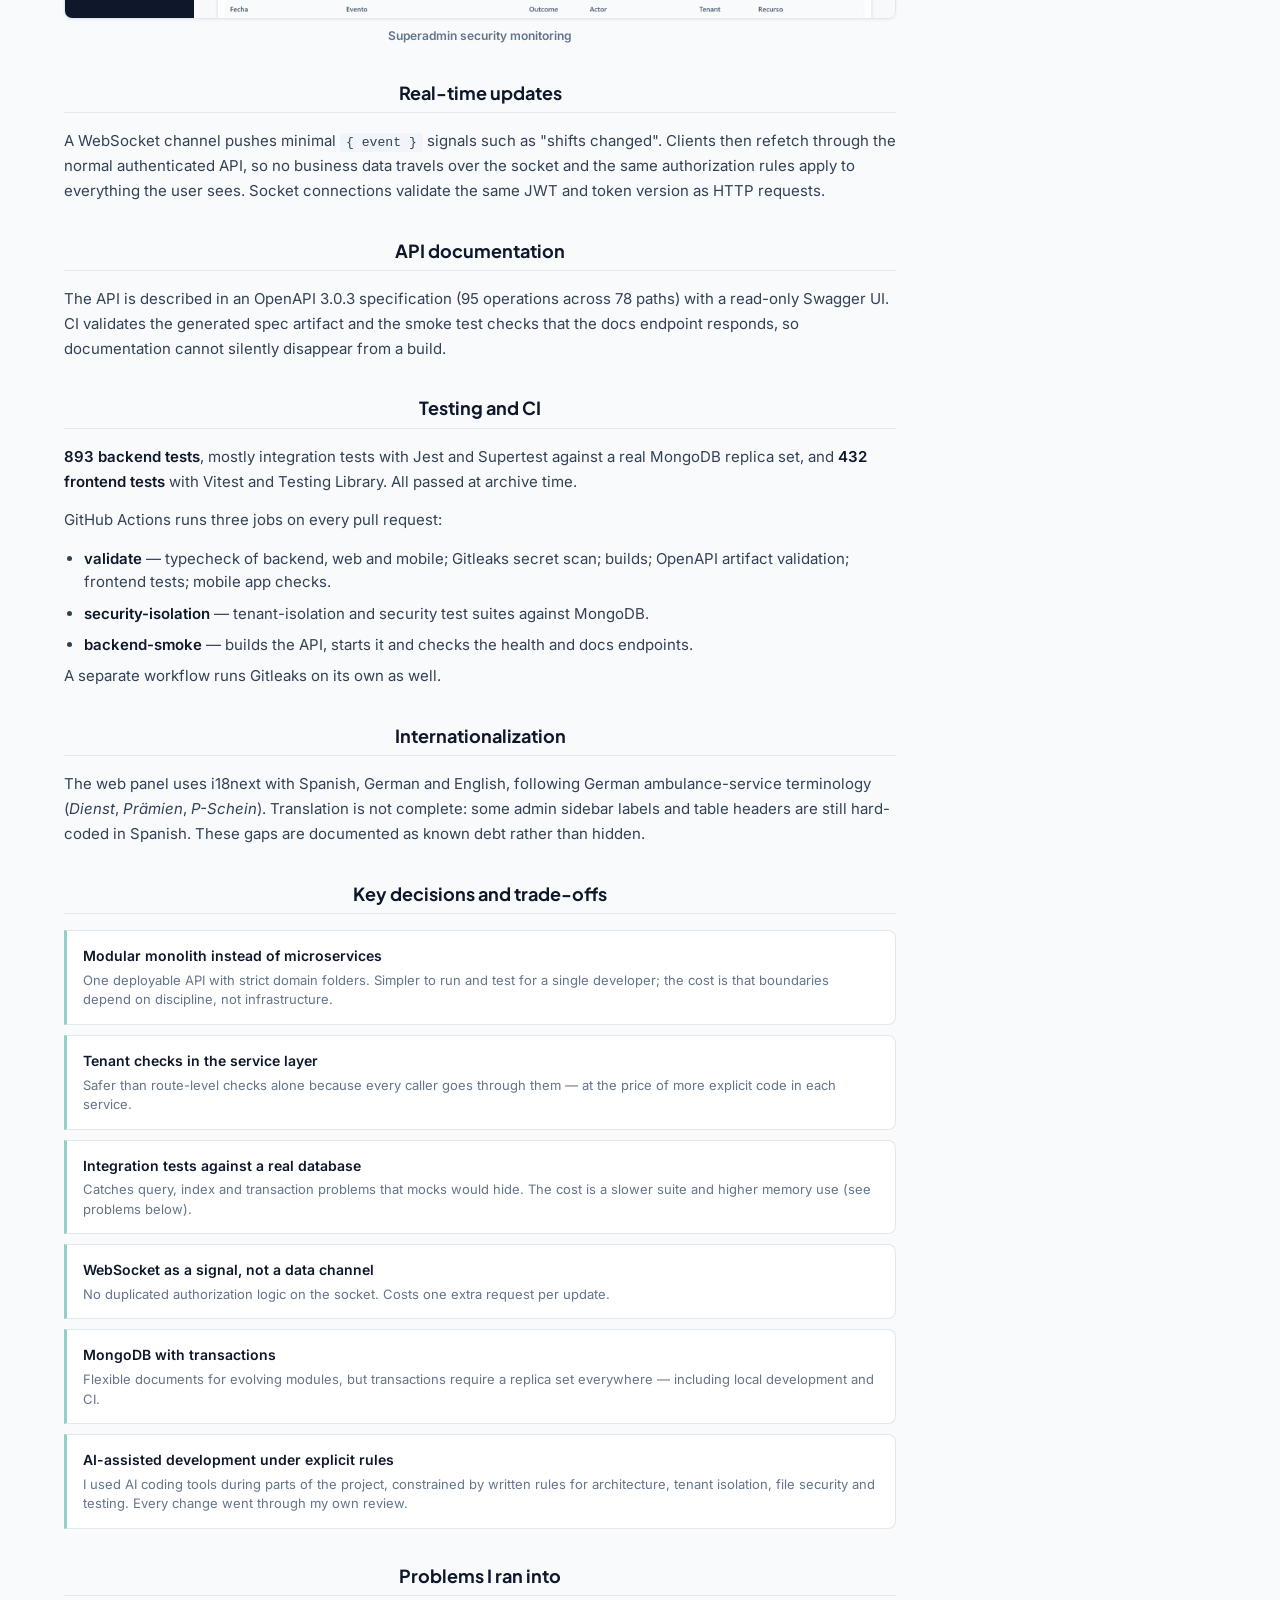
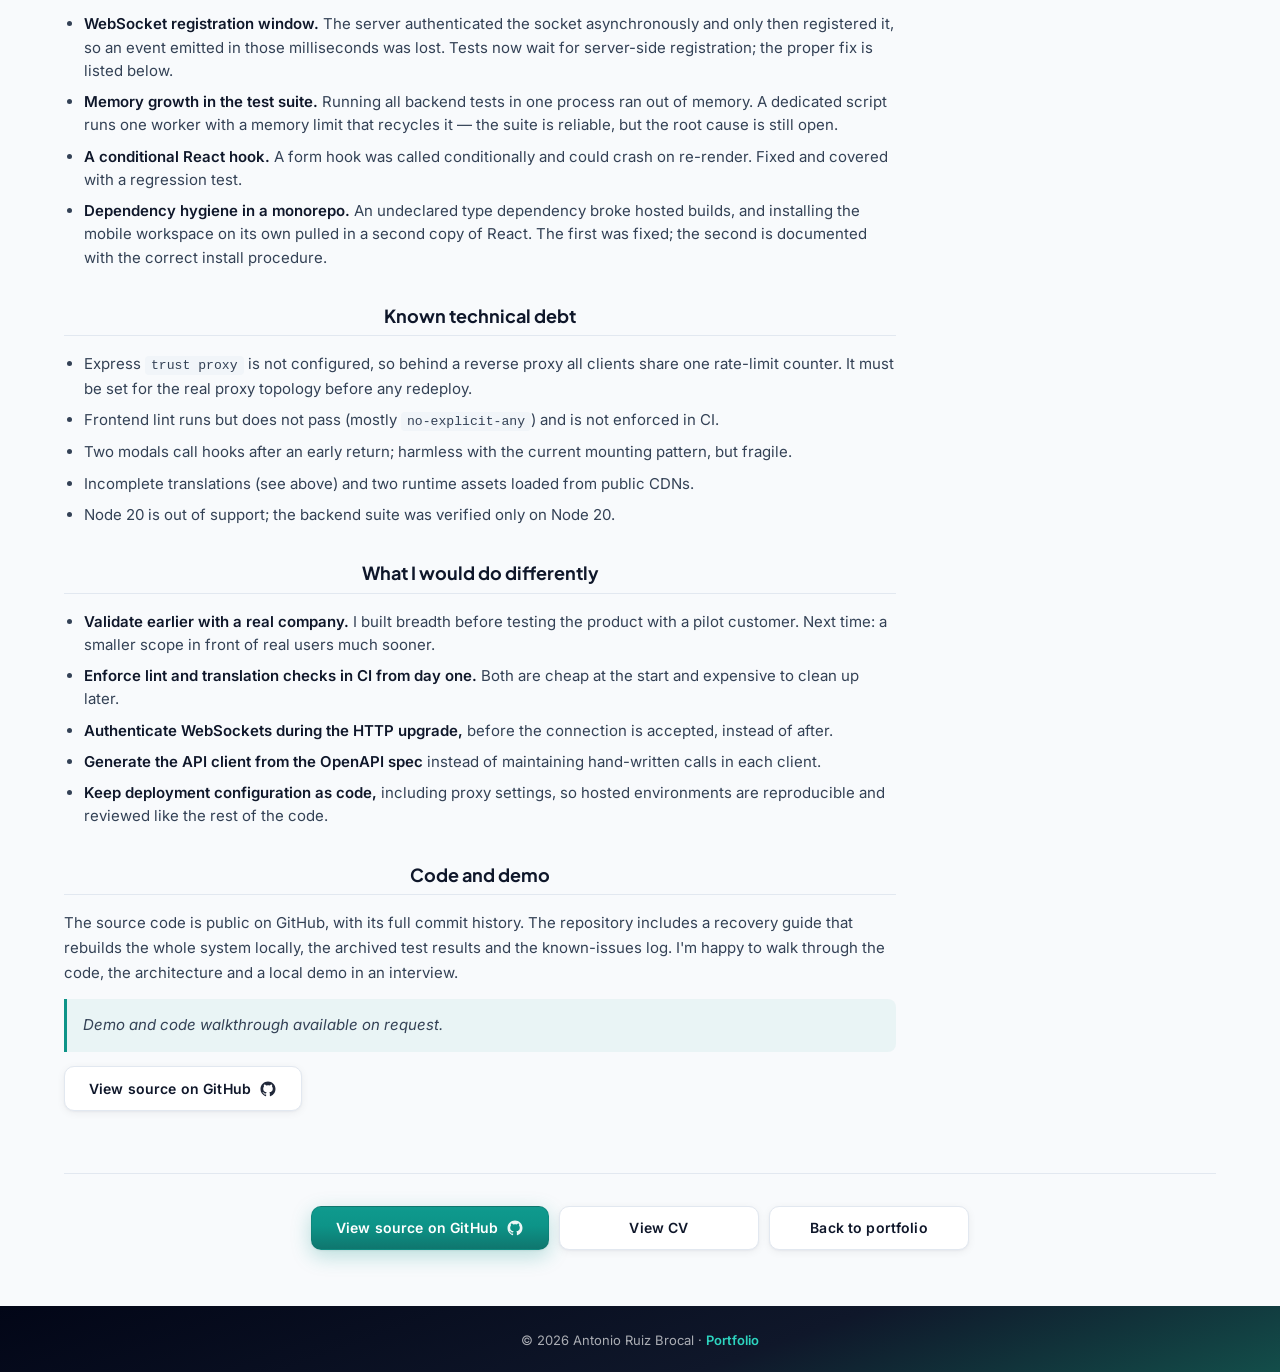
<file: goruiz-case-study.html>
<!DOCTYPE html>
<html lang="en">
<head>
  <meta charset="UTF-8">
  <meta name="viewport" content="width=device-width, initial-scale=1.0">
  <title>Case study · Ambulancias GoRuiz | Antonio Ruiz Brocal</title>
  <meta name="description" content="Case study: Ambulancias GoRuiz, a multi-tenant platform for ambulance operations — React web panel, Expo mobile app and Node.js/MongoDB API. Architecture, security, testing, trade-offs and known technical debt.">
  <link rel="canonical" href="https://antonioruizdeveloper.com/goruiz-case-study.html">
  <meta property="og:type" content="article">
  <meta property="og:site_name" content="Antonio Ruiz Brocal">
  <meta property="og:title" content="Case study · Ambulancias GoRuiz">
  <meta property="og:description" content="Multi-tenant platform for ambulance operations: web panel, mobile app and API. 893 backend + 432 frontend tests, OpenAPI, MFA, WebSockets. Personal project, archived before production.">
  <meta property="og:url" content="https://antonioruizdeveloper.com/goruiz-case-study.html">
  <meta property="og:image" content="https://antonioruizdeveloper.com/img/og-image.png">
  <meta property="og:image:width" content="1200">
  <meta property="og:image:height" content="630">
  <meta property="og:image:alt" content="Antonio Ruiz Brocal — Full-stack developer · TypeScript · React · Node.js">
  <meta name="twitter:card" content="summary_large_image">
  <link rel="icon" href="favicon.svg" type="image/svg+xml">
  <link rel="icon" href="favicon.ico" sizes="32x32">
  <link rel="apple-touch-icon" href="apple-touch-icon.png">
  <meta name="theme-color" content="#0f172a">
  <link rel="preconnect" href="https://fonts.googleapis.com">
  <link rel="preconnect" href="https://fonts.gstatic.com" crossorigin>
  <link href="https://fonts.googleapis.com/css2?family=Inter:wght@400;500;600;700&family=Plus+Jakarta+Sans:wght@600;700;800&display=swap" rel="stylesheet">
  <link rel="stylesheet" href="styles.css">
</head>
<body>
  <a class="skip-link" href="#main">Skip to content</a>

  <header class="site-header">
    <div class="header-inner">
      <div class="logo"><a href="index.html">Antonio Ruiz Brocal</a></div>
      <button class="nav-toggle" type="button" aria-expanded="false" aria-controls="main-nav" aria-label="Open menu">
        <span class="nav-toggle-bar"></span>
        <span class="nav-toggle-bar"></span>
        <span class="nav-toggle-bar"></span>
      </button>
      <nav class="main-nav" id="main-nav" aria-label="Main">
        <ul>
          <li><a href="index.html#proyectos" class="nav-link">Work</a></li>
          <li><a href="index.html#about_me" class="nav-link">About</a></li>
          <li><a href="index.html#contacto" class="nav-link nav-link-cta">Contact</a></li>
        </ul>
      </nav>
    </div>
  </header>

  <main class="case-study-page" id="main" tabindex="-1">
    <div class="section-inner case-study-shell">

      <header class="cs-hero">
        <p class="section-label">Case study</p>
        <h1>Ambulancias GoRuiz</h1>
        <p class="cs-lead">
          A multi-tenant operations platform for ambulance and patient-transport companies — web panel, mobile app and API,
          designed and built end to end as a personal project.
        </p>
        <div class="project-badges cs-badges">
          <span class="project-type">Personal project</span>
          <span class="project-type project-type-muted">2025–2026</span>
          <span class="project-type project-type-muted">Sole developer</span>
          <span class="project-type project-type-muted">Archived before production</span>
        </div>
      </header>

      <p class="cs-status">
        <strong>Project status.</strong> Personal project, designed and built over many months. It reached an advanced functional development
        stage and was deliberately archived before production deployment in October 2026. It never had customers or production users.
        All screenshots use fictitious demo data.
      </p>

      <figure class="cs-preview">
        <div class="cs-preview-frame">
          <img src="img/projects/goruiz-shift-planning.png" alt="Weekly shift planning: teams, ambulances and shift times generated from templates" width="2160" height="1350" decoding="async">
        </div>
        <figcaption>Weekly shift (Dienst) planning — generated from templates with team rotation</figcaption>
      </figure>

      <ul class="cs-highlights">
        <li>
          <span class="cs-highlight-label">Scope</span>
          <p>3 applications · 23 backend domain modules · 20 web modules · ES / DE / EN</p>
        </li>
        <li>
          <span class="cs-highlight-label">Quality</span>
          <p>893 backend + 432 frontend tests, all passing at archive time; CI on every pull request</p>
        </li>
        <li>
          <span class="cs-highlight-label">API</span>
          <p>REST + WebSocket · OpenAPI 3 spec with 95 operations, validated in CI</p>
        </li>
      </ul>

      <div class="cs-layout">
        <article class="cs-main">

          <section class="cs-block" id="context">
            <h2>Context</h2>
            <p>
              Ambulance companies run on tight schedules: weekly duty rosters, two-person crews (driver + paramedic), vehicles, sick leave,
              holidays, documents and monthly bonuses. In many small companies this lives in spreadsheets and messaging apps.
            </p>
            <p>
              I work in Emergency Medical Services (EMS) in Berlin as a Rettungssanitäter and know these workflows from the crew side.
              GoRuiz was my attempt to build the system I would want an ambulance company to use — and a way to learn how a
              multi-tenant product with sensitive data is built properly. I developed it outside my EMS shifts.
            </p>
          </section>

          <section class="cs-block" id="scope">
            <h2>What it covers</h2>
            <ul class="cs-list">
              <li><strong>Planning:</strong> weekly shift planning from reusable templates with team rotation and vehicle assignment; alternative weekly import from Excel.</li>
              <li><strong>Field work:</strong> mobile workday flow — start of day (vehicle and odometer), trips (pickup, destination, hospital), partial and final closure; vehicle defect reports for mechanics.</li>
              <li><strong>People:</strong> holiday requests with approval, rejection or alternative dates; sick leave with document upload and review; appointments and internal messages.</li>
              <li><strong>Documents and pay:</strong> company documents with read acknowledgment; payslip PDFs uploaded in batches and matched by employee number (ambiguous files are never auto-assigned); monthly bonus (<em>Prämien</em>) calculation with configurable rules.</li>
              <li><strong>Platform:</strong> company onboarding and per-company module activation, security monitoring, audit log and time-limited support access with approval.</li>
            </ul>
          </section>

          <section class="cs-block" id="architecture">
            <h2>Architecture</h2>
            <div class="cs-arch">
              <div class="cs-arch-clients cs-arch-clients-2">
                <div class="cs-arch-node">Web panel<span>React 19 · Vite · TypeScript</span></div>
                <div class="cs-arch-node">Mobile app<span>Expo · React Native</span></div>
              </div>
              <div class="cs-arch-connector" aria-hidden="true">HTTPS · REST + WebSocket</div>
              <div class="cs-arch-api">
                <strong>Node.js · Express 5 · TypeScript</strong>
                <span>JWT · Zod · ws · node-cron</span>
              </div>
              <div class="cs-arch-clients cs-arch-stores">
                <div class="cs-arch-node">MongoDB<span>Mongoose · replica set</span></div>
                <div class="cs-arch-node">Private files<span>authenticated access only</span></div>
                <div class="cs-arch-node">Push<span>Expo Push → FCM</span></div>
              </div>
            </div>
            <p class="cs-arch-note">
              A monorepo with three independent applications that talk only over HTTP and WebSocket. The web panel serves company admins and the platform
              superadmin, including worker views; field crews use the Expo app. One API serves both client applications, with role-based access for admins, workers,
              mechanics and the superadmin.
            </p>
          </section>

          <section class="cs-block" id="backend">
            <h2>Backend</h2>
            <p>
              Express 5 and TypeScript with one folder per business domain (<code>src/modules/*</code>). Controllers only parse the request, call a service
              and return JSON; business rules and tenant checks live in the service layer. Request bodies are validated with Zod, MongoDB is accessed through
              Mongoose 8, and multi-document operations use transactions — which is why the database runs as a replica set, also in tests.
              Scheduled jobs run with node-cron, and every company has a list of enabled modules that middleware checks on each route.
            </p>
          </section>

          <section class="cs-block" id="frontend">
            <h2>Web frontend</h2>
            <p>
              React 19, Vite 6, Tailwind CSS 4 and React Router 7. Code is organised by business domain; each module keeps its HTTP calls in
              <code>domain/api.ts</code> on top of one shared Axios instance (base URL, token and error handling), so components never call the network
              directly. Sensitive files are opened through a single helper that uses the authenticated file endpoint — never a public link.
            </p>
            <figure class="cs-figure">
              <div class="showcase-frame showcase-frame-web">
                <img src="img/projects/goruiz-admin-dashboard.png" alt="Admin dashboard with module cards for workers, teams, shift planning, absences and resources" width="2160" height="1350" loading="lazy" decoding="async">
              </div>
              <figcaption>Company admin dashboard</figcaption>
            </figure>
          </section>

          <section class="cs-block" id="mobile">
            <h2>Mobile app</h2>
            <p>
              Expo SDK 54 / React Native 0.81 for field crews: today's shift, the workday flow, weekly agenda, holidays, sick leave, documents and messages.
              The session is stored with Expo SecureStore, and push notifications go through Expo Push and Firebase Cloud Messaging.
            </p>
            <div class="cs-gallery">
              <figure class="showcase-item">
                <div class="showcase-frame showcase-frame-mobile">
                  <img src="img/projects/goruiz-mobile-home.png" alt="Crew app home screen with today's shift" width="540" height="1110" loading="lazy" decoding="async">
                </div>
                <figcaption>Home</figcaption>
              </figure>
              <figure class="showcase-item">
                <div class="showcase-frame showcase-frame-mobile">
                  <img src="img/projects/goruiz-mobile-workday.png" alt="Start of workday: choosing the ambulance and entering the odometer reading" width="540" height="1110" loading="lazy" decoding="async">
                </div>
                <figcaption>Start of workday</figcaption>
              </figure>
              <figure class="showcase-item">
                <div class="showcase-frame showcase-frame-mobile">
                  <img src="img/projects/goruiz-mobile-agenda.png" alt="Weekly agenda in the crew app" width="540" height="1110" loading="lazy" decoding="async">
                </div>
                <figcaption>Weekly agenda</figcaption>
              </figure>
            </div>
          </section>

          <section class="cs-block" id="multi-tenancy">
            <h2>Multi-tenancy</h2>
            <p>
              Several companies share one deployment. Every admin operation is scoped by <code>companyId</code> in the service layer, and the company of
              the current user is resolved from the database rather than trusted from the token. Records created before the tenant field existed are
              handled explicitly through the owning user, so legacy data stays reachable without weakening isolation.
              A dedicated tenant-isolation test suite runs as its own CI job on every pull request.
            </p>
          </section>

          <section class="cs-block" id="security">
            <h2>Authentication, authorization and security</h2>
            <ul class="cs-list">
              <li><strong>JWT with token versioning</strong> — incrementing a user's token version revokes their existing sessions, on HTTP and WebSocket.</li>
              <li><strong>Role-based access</strong> for four roles, with a strict boundary: the platform superadmin cannot use company-admin routes and has its own.</li>
              <li><strong>TOTP MFA and step-up re-authentication</strong> for critical superadmin actions.</li>
              <li><strong>Time-limited support access</strong> to a company's data, with approval, a persistent audit log and a monitoring dashboard.</li>
              <li><strong>Private files:</strong> medical documents, PDFs and attachments are served only through an authenticated endpoint with ownership checks; the public uploads path serves images only.</li>
              <li><strong>Hardening:</strong> Helmet, rate limiting on sensitive endpoints, and Gitleaks secret scanning in CI.</li>
            </ul>
            <figure class="cs-figure">
              <div class="showcase-frame showcase-frame-web">
                <img src="img/projects/goruiz-security-monitoring.png" alt="Superadmin security monitoring: operational health, support-access activity, tenant risk and audit log" width="2160" height="1350" loading="lazy" decoding="async">
              </div>
              <figcaption>Superadmin security monitoring</figcaption>
            </figure>
          </section>

          <section class="cs-block" id="realtime">
            <h2>Real-time updates</h2>
            <p>
              A WebSocket channel pushes minimal <code>{ event }</code> signals such as "shifts changed". Clients then refetch through the normal
              authenticated API, so no business data travels over the socket and the same authorization rules apply to everything the user sees.
              Socket connections validate the same JWT and token version as HTTP requests.
            </p>
          </section>

          <section class="cs-block" id="api">
            <h2>API documentation</h2>
            <p>
              The API is described in an OpenAPI 3.0.3 specification (95 operations across 78 paths) with a read-only Swagger UI.
              CI validates the generated spec artifact and the smoke test checks that the docs endpoint responds, so documentation cannot
              silently disappear from a build.
            </p>
          </section>

          <section class="cs-block" id="testing">
            <h2>Testing and CI</h2>
            <p>
              <strong>893 backend tests</strong>, mostly integration tests with Jest and Supertest against a real MongoDB replica set, and
              <strong>432 frontend tests</strong> with Vitest and Testing Library. All passed at archive time.
            </p>
            <p>GitHub Actions runs three jobs on every pull request:</p>
            <ul class="cs-list">
              <li><strong>validate</strong> — typecheck of backend, web and mobile; Gitleaks secret scan; builds; OpenAPI artifact validation; frontend tests; mobile app checks.</li>
              <li><strong>security-isolation</strong> — tenant-isolation and security test suites against MongoDB.</li>
              <li><strong>backend-smoke</strong> — builds the API, starts it and checks the health and docs endpoints.</li>
            </ul>
            <p>A separate workflow runs Gitleaks on its own as well.</p>
          </section>

          <section class="cs-block" id="i18n">
            <h2>Internationalization</h2>
            <p>
              The web panel uses i18next with Spanish, German and English, following German ambulance-service terminology
              (<em>Dienst</em>, <em>Prämien</em>, <em>P-Schein</em>). Translation is not complete: some admin sidebar labels and table headers are still
              hard-coded in Spanish. These gaps are documented as known debt rather than hidden.
            </p>
          </section>

          <section class="cs-block" id="decisions">
            <h2>Key decisions and trade-offs</h2>
            <ul class="cs-decisions">
              <li>
                <strong>Modular monolith instead of microservices</strong>
                <span>One deployable API with strict domain folders. Simpler to run and test for a single developer; the cost is that boundaries depend on discipline, not infrastructure.</span>
              </li>
              <li>
                <strong>Tenant checks in the service layer</strong>
                <span>Safer than route-level checks alone because every caller goes through them — at the price of more explicit code in each service.</span>
              </li>
              <li>
                <strong>Integration tests against a real database</strong>
                <span>Catches query, index and transaction problems that mocks would hide. The cost is a slower suite and higher memory use (see problems below).</span>
              </li>
              <li>
                <strong>WebSocket as a signal, not a data channel</strong>
                <span>No duplicated authorization logic on the socket. Costs one extra request per update.</span>
              </li>
              <li>
                <strong>MongoDB with transactions</strong>
                <span>Flexible documents for evolving modules, but transactions require a replica set everywhere — including local development and CI.</span>
              </li>
              <li>
                <strong>AI-assisted development under explicit rules</strong>
                <span>I used AI coding tools during parts of the project, constrained by written rules for architecture, tenant isolation, file security and testing. Every change went through my own review.</span>
              </li>
            </ul>
          </section>

          <section class="cs-block" id="problems">
            <h2>Problems I ran into</h2>
            <ul class="cs-list">
              <li><strong>WebSocket registration window.</strong> The server authenticated the socket asynchronously and only then registered it, so an event emitted in those milliseconds was lost. Tests now wait for server-side registration; the proper fix is listed below.</li>
              <li><strong>Memory growth in the test suite.</strong> Running all backend tests in one process ran out of memory. A dedicated script runs one worker with a memory limit that recycles it — the suite is reliable, but the root cause is still open.</li>
              <li><strong>A conditional React hook.</strong> A form hook was called conditionally and could crash on re-render. Fixed and covered with a regression test.</li>
              <li><strong>Dependency hygiene in a monorepo.</strong> An undeclared type dependency broke hosted builds, and installing the mobile workspace on its own pulled in a second copy of React. The first was fixed; the second is documented with the correct install procedure.</li>
            </ul>
          </section>

          <section class="cs-block" id="debt">
            <h2>Known technical debt</h2>
            <ul class="cs-list">
              <li>Express <code>trust proxy</code> is not configured, so behind a reverse proxy all clients share one rate-limit counter. It must be set for the real proxy topology before any redeploy.</li>
              <li>Frontend lint runs but does not pass (mostly <code>no-explicit-any</code>) and is not enforced in CI.</li>
              <li>Two modals call hooks after an early return; harmless with the current mounting pattern, but fragile.</li>
              <li>Incomplete translations (see above) and two runtime assets loaded from public CDNs.</li>
              <li>Node 20 is out of support; the backend suite was verified only on Node 20.</li>
            </ul>
          </section>

          <section class="cs-block" id="differently">
            <h2>What I would do differently</h2>
            <ul class="cs-list">
              <li><strong>Validate earlier with a real company.</strong> I built breadth before testing the product with a pilot customer. Next time: a smaller scope in front of real users much sooner.</li>
              <li><strong>Enforce lint and translation checks in CI from day one.</strong> Both are cheap at the start and expensive to clean up later.</li>
              <li><strong>Authenticate WebSockets during the HTTP upgrade,</strong> before the connection is accepted, instead of after.</li>
              <li><strong>Generate the API client from the OpenAPI spec</strong> instead of maintaining hand-written calls in each client.</li>
              <li><strong>Keep deployment configuration as code,</strong> including proxy settings, so hosted environments are reproducible and reviewed like the rest of the code.</li>
            </ul>
          </section>

          <section class="cs-block" id="access">
            <h2>Code and demo</h2>
            <p>
              The source code is public on GitHub, with its full commit history. The repository includes a recovery guide that rebuilds the whole
              system locally, the archived test results and the known-issues log. I'm happy to walk through the code, the architecture and a
              local demo in an interview.
            </p>
            <p class="cs-note">Demo and code walkthrough available on request.</p>
            <p><a class="btn btn-secondary btn-project" href="https://github.com/Brocal82/Ambulancias-GoRuiz-Portfolio" target="_blank" rel="noopener noreferrer"><span>View source on GitHub</span><svg class="btn-svg" width="18" height="18" viewBox="0 0 24 24" fill="currentColor" aria-hidden="true"><path d="M12 2C6.477 2 2 6.484 2 12.021c0 4.428 2.865 8.184 6.839 9.504.5.092.682-.217.682-.483 0-.237-.008-.868-.013-1.703-2.782.605-3.369-1.343-3.369-1.343-.454-1.158-1.11-1.466-1.11-1.466-.908-.62.069-.608.069-.608 1.003.07 1.531 1.032 1.531 1.032.892 1.53 2.341 1.088 2.91.832.092-.647.35-1.088.636-1.338-2.22-.253-4.555-1.113-4.555-4.951 0-1.093.39-1.988 1.029-2.688-.103-.253-.446-1.272.098-2.65 0 0 .84-.27 2.75 1.026A9.564 9.564 0 0 1 12 6.844c.85.004 1.705.115 2.504.337 1.909-1.296 2.747-1.027 2.747-1.027.546 1.379.202 2.398.1 2.651.64.7 1.028 1.595 1.028 2.688 0 3.848-2.339 4.695-4.566 4.943.359.309.678.92.678 1.855 0 1.338-.012 2.419-.012 2.747 0 .268.18.58.688.482A10.019 10.019 0 0 0 22 12.021C22 6.484 17.522 2 12 2z"/></svg></a></p>
          </section>

        </article>

        <aside class="cs-sidebar">
          <nav class="cs-sidebar-card cs-toc" aria-label="On this page">
            <h3>On this page</h3>
            <ul>
              <li><a href="#architecture">Architecture</a></li>
              <li><a href="#multi-tenancy">Multi-tenancy</a></li>
              <li><a href="#security">Security</a></li>
              <li><a href="#testing">Testing and CI</a></li>
              <li><a href="#decisions">Decisions and trade-offs</a></li>
              <li><a href="#debt">Known technical debt</a></li>
              <li><a href="#differently">What I would do differently</a></li>
            </ul>
          </nav>
          <div class="cs-sidebar-card">
            <h3>At a glance</h3>
            <dl class="cs-meta">
              <div><dt>Role</dt><dd>Sole developer</dd></div>
              <div><dt>Type</dt><dd>Personal project</dd></div>
              <div><dt>Period</dt><dd>2025–2026</dd></div>
              <div><dt>Status</dt><dd>Archived before production</dd></div>
              <div><dt>Apps</dt><dd>Web · Mobile · API</dd></div>
              <div><dt>Languages</dt><dd>ES · DE · EN</dd></div>
              <div><dt>Source</dt><dd><a href="https://github.com/Brocal82/Ambulancias-GoRuiz-Portfolio" target="_blank" rel="noopener noreferrer">GitHub</a></dd></div>
            </dl>
          </div>
          <div class="cs-sidebar-card">
            <h3>Stack</h3>
            <ul class="stack-tags stack-tags-sm cs-sidebar-tags">
              <li>TypeScript</li><li>React</li><li>Vite</li><li>Tailwind</li>
              <li>React Native</li><li>Expo</li><li>Node.js</li><li>Express</li>
              <li>MongoDB</li><li>Zod</li><li>JWT</li><li>WebSocket</li>
            </ul>
          </div>
          <div class="cs-sidebar-card">
            <h3>Quality &amp; delivery</h3>
            <ul class="stack-tags stack-tags-sm cs-sidebar-tags">
              <li>Jest</li><li>Supertest</li><li>Vitest</li><li>Testing Library</li>
              <li>GitHub Actions</li><li>Gitleaks</li><li>OpenAPI</li>
            </ul>
          </div>
        </aside>
      </div>

      <div class="cs-actions">
        <a href="https://github.com/Brocal82/Ambulancias-GoRuiz-Portfolio" class="btn btn-primary btn-project" target="_blank" rel="noopener noreferrer">
          <span>View source on GitHub</span>
          <svg class="btn-svg" width="18" height="18" viewBox="0 0 24 24" fill="currentColor" aria-hidden="true"><path d="M12 2C6.477 2 2 6.484 2 12.021c0 4.428 2.865 8.184 6.839 9.504.5.092.682-.217.682-.483 0-.237-.008-.868-.013-1.703-2.782.605-3.369-1.343-3.369-1.343-.454-1.158-1.11-1.466-1.11-1.466-.908-.62.069-.608.069-.608 1.003.07 1.531 1.032 1.531 1.032.892 1.53 2.341 1.088 2.91.832.092-.647.35-1.088.636-1.338-2.22-.253-4.555-1.113-4.555-4.951 0-1.093.39-1.988 1.029-2.688-.103-.253-.446-1.272.098-2.65 0 0 .84-.27 2.75 1.026A9.564 9.564 0 0 1 12 6.844c.85.004 1.705.115 2.504.337 1.909-1.296 2.747-1.027 2.747-1.027.546 1.379.202 2.398.1 2.651.64.7 1.028 1.595 1.028 2.688 0 3.848-2.339 4.695-4.566 4.943.359.309.678.92.678 1.855 0 1.338-.012 2.419-.012 2.747 0 .268.18.58.688.482A10.019 10.019 0 0 0 22 12.021C22 6.484 17.522 2 12 2z"/></svg>
        </a>
        <a href="cv/antonio-ruiz-brocal-cv.html" class="btn btn-secondary btn-project">View CV</a>
        <a href="index.html#proyectos" class="btn btn-secondary btn-project">Back to portfolio</a>
      </div>

    </div>
  </main>

  <footer class="page-footer case-study-footer">
    <div class="section-inner">
      <p class="footer-copy">&copy; 2026 Antonio Ruiz Brocal · <a class="back" href="index.html">Portfolio</a></p>
    </div>
  </footer>

  <script src="script.js"></script>
</body>
</html>
</file>
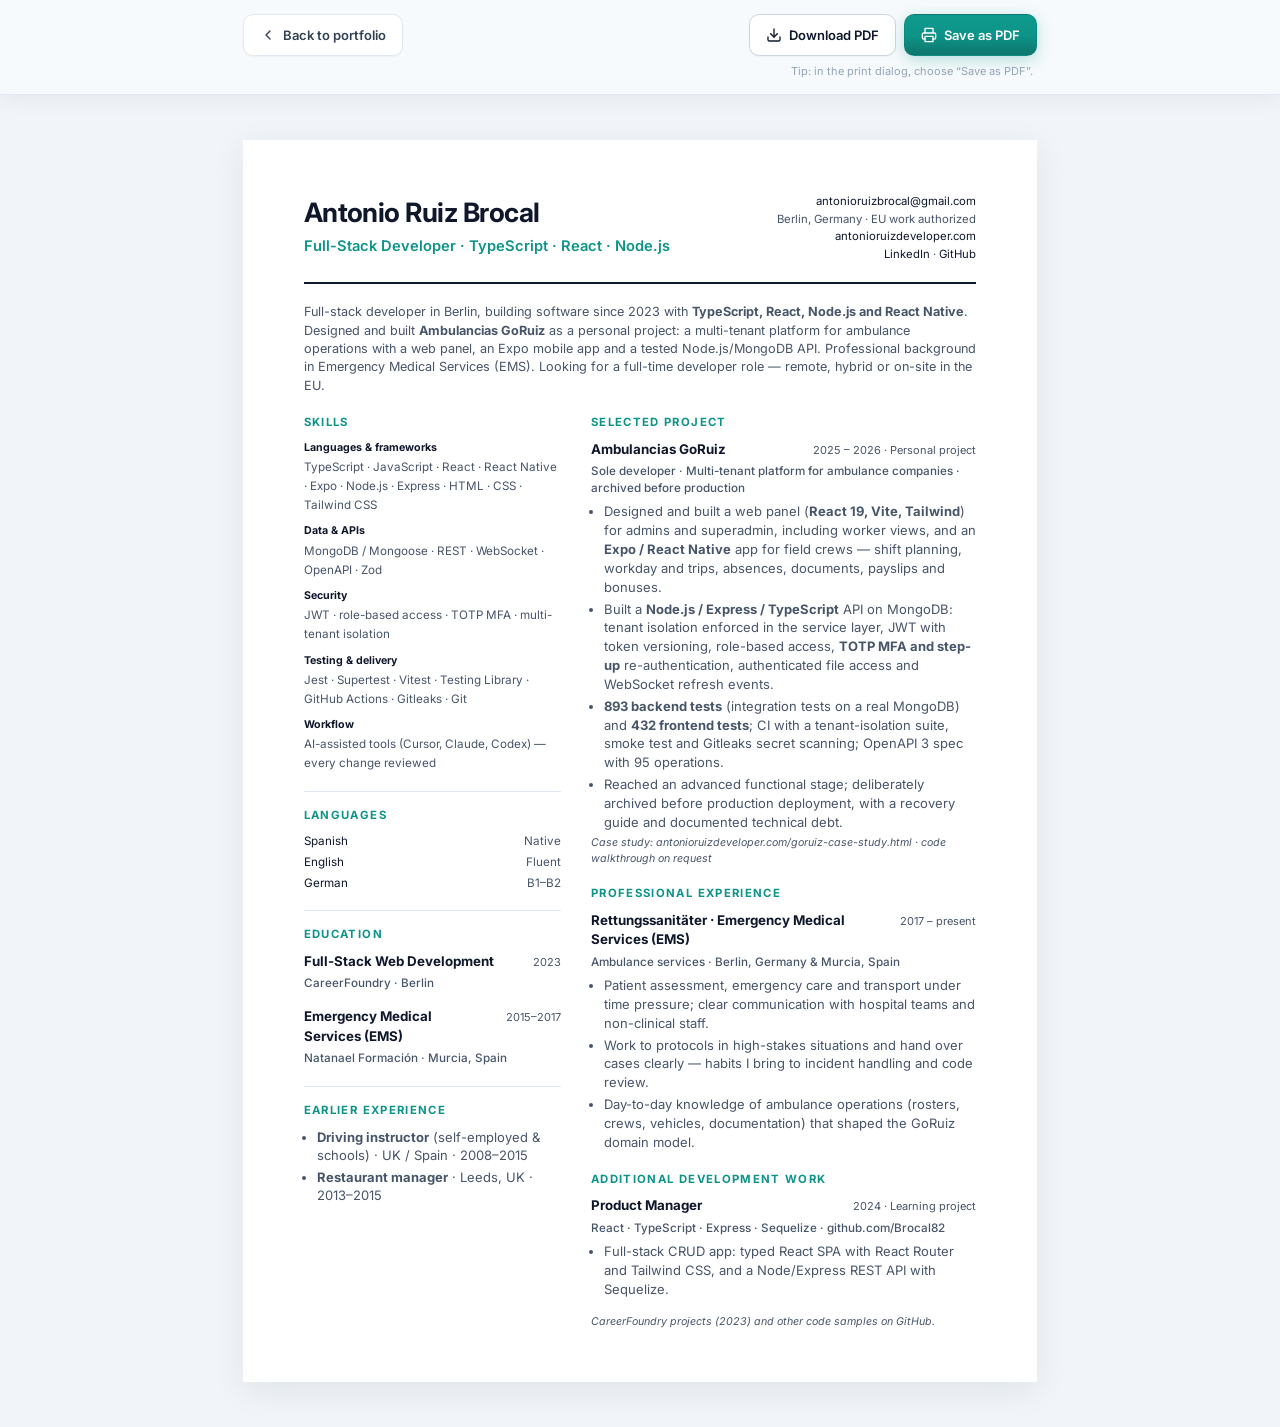
<file: cv/antonio-ruiz-brocal-cv.html>
<!DOCTYPE html>
<html lang="en">
<head>
  <meta charset="UTF-8">
  <meta name="viewport" content="width=device-width, initial-scale=1.0">
  <title>Antonio Ruiz Brocal — CV</title>
  <meta name="description" content="CV of Antonio Ruiz Brocal — full-stack developer in Berlin (TypeScript, React, Node.js, React Native), EMS background.">
  <link rel="canonical" href="https://antonioruizdeveloper.com/cv/antonio-ruiz-brocal-cv.html">
  <link rel="icon" href="../favicon.svg" type="image/svg+xml">
  <link rel="icon" href="../favicon.ico" sizes="32x32">
  <link rel="preconnect" href="https://fonts.googleapis.com">
  <link rel="preconnect" href="https://fonts.gstatic.com" crossorigin>
  <link href="https://fonts.googleapis.com/css2?family=Inter:wght@400;500;600;700&display=swap" rel="stylesheet">
  <link rel="stylesheet" href="cv-toolbar.css">
  <style>
    :root {
      --ink: #0f172a;
      --muted: #475569;
      --accent: #0d9488;
      --line: #e2e8f0;
    }

    * { box-sizing: border-box; }

    body {
      margin: 0;
      font-family: Inter, system-ui, sans-serif;
      font-size: 9.75pt;
      line-height: 1.45;
      color: var(--ink);
      background: #f1f5f9;
    }

    .page {
      width: 210mm;
      min-height: 297mm;
      margin: 12mm auto;
      padding: 14mm 16mm;
      background: #fff;
      box-shadow: 0 8px 32px rgba(15, 23, 42, 0.08);
    }

    header {
      display: flex;
      justify-content: space-between;
      gap: 12mm;
      padding-bottom: 5mm;
      border-bottom: 2px solid var(--ink);
      margin-bottom: 5mm;
    }

    h1 {
      margin: 0 0 1mm;
      font-size: 20pt;
      font-weight: 700;
      letter-spacing: -0.02em;
    }

    .headline {
      margin: 0;
      font-size: 11pt;
      font-weight: 600;
      color: var(--accent);
    }

    .contact {
      text-align: right;
      font-size: 8.5pt;
      color: var(--muted);
      line-height: 1.55;
    }

    .contact a {
      color: var(--ink);
      text-decoration: none;
    }

    .summary {
      margin: 0 0 5mm;
      color: var(--muted);
      font-size: 9.5pt;
      max-width: 100%;
    }

    .grid {
      display: grid;
      grid-template-columns: 68mm 1fr;
      gap: 8mm;
    }

    h2 {
      margin: 0 0 2.5mm;
      font-size: 8.5pt;
      font-weight: 700;
      letter-spacing: 0.12em;
      text-transform: uppercase;
      color: var(--accent);
    }

    section { margin-bottom: 5mm; }

    section:last-child { margin-bottom: 0; }

    .sidebar section + section {
      padding-top: 4mm;
      border-top: 1px solid var(--line);
    }

    ul.plain {
      margin: 0;
      padding: 0;
      list-style: none;
    }

    .skill-group { margin-bottom: 2.5mm; }

    .skill-group strong {
      display: block;
      font-size: 8pt;
      margin-bottom: 0.5mm;
      color: var(--ink);
    }

    .skill-group span {
      color: var(--muted);
      font-size: 8.75pt;
    }

    .lang li {
      display: flex;
      justify-content: space-between;
      gap: 4mm;
      margin-bottom: 1mm;
      font-size: 8.75pt;
    }

    .lang li span:last-child { color: var(--muted); }

    .job, .project {
      margin-bottom: 4mm;
    }

    .job:last-child, .project:last-child { margin-bottom: 0; }

    .job-head, .project-head {
      display: flex;
      justify-content: space-between;
      gap: 4mm;
      align-items: baseline;
      margin-bottom: 1mm;
    }

    .job-head strong, .project-head strong {
      font-size: 10pt;
    }

    .when {
      font-size: 8.25pt;
      color: var(--muted);
      white-space: nowrap;
    }

    .org {
      margin: 0 0 1.5mm;
      font-size: 8.75pt;
      color: var(--muted);
      font-weight: 500;
    }

    .job ul, .project ul {
      margin: 0;
      padding-left: 3.5mm;
      color: var(--muted);
    }

    .job li, .project li {
      margin-bottom: 0.8mm;
    }

    .project-note {
      margin: 1mm 0 0;
      font-size: 8pt;
      color: var(--muted);
      font-style: italic;
    }

    .compact-list {
      margin: 0;
      padding-left: 3.5mm;
      color: var(--muted);
    }

    .compact-list li { margin-bottom: 0.6mm; }

    @media print {
      body { background: #fff; }
      .page {
        width: auto;
        min-height: auto;
        margin: 0;
        padding: 0;
        box-shadow: none;
      }
      .no-print { display: none; }
      a { color: inherit; }
    }

    @page { size: A4; margin: 12mm; }
  </style>
</head>
<body>
  <nav class="doc-toolbar no-print" aria-label="CV actions">
    <div class="doc-toolbar-inner">
      <a class="doc-btn doc-btn-ghost" href="../index.html">
        <svg viewBox="0 0 24 24" fill="none" stroke="currentColor" stroke-width="2" stroke-linecap="round" stroke-linejoin="round" aria-hidden="true"><path d="m15 18-6-6 6-6"/></svg>
        <span>Back to portfolio</span>
      </a>
      <div class="doc-toolbar-actions">
        <a class="doc-btn doc-btn-secondary" href="Antonio-Ruiz-Brocal-CV-2026.pdf" download="Antonio-Ruiz-Brocal-CV-2026.pdf">
          <svg viewBox="0 0 24 24" fill="none" stroke="currentColor" stroke-width="2" stroke-linecap="round" stroke-linejoin="round" aria-hidden="true"><path d="M21 15v4a2 2 0 0 1-2 2H5a2 2 0 0 1-2-2v-4"/><polyline points="7 10 12 15 17 10"/><line x1="12" x2="12" y1="15" y2="3"/></svg>
          <span>Download PDF</span>
        </a>
        <button type="button" class="doc-btn doc-btn-primary" onclick="window.print()">
          <svg viewBox="0 0 24 24" fill="none" stroke="currentColor" stroke-width="2" stroke-linecap="round" stroke-linejoin="round" aria-hidden="true"><polyline points="6 9 6 2 18 2 18 9"/><path d="M6 18H4a2 2 0 0 1-2-2v-5a2 2 0 0 1 2-2h16a2 2 0 0 1 2 2v5a2 2 0 0 1-2 2h-2"/><rect width="12" height="8" x="6" y="14"/></svg>
          <span>Save as PDF</span>
        </button>
      </div>
    </div>
    <p class="doc-toolbar-hint">Tip: in the print dialog, choose “Save as PDF”.</p>
  </nav>

  <article class="page">
    <header>
      <div>
        <h1>Antonio Ruiz Brocal</h1>
        <p class="headline">Full-Stack Developer · TypeScript · React · Node.js</p>
      </div>
      <div class="contact">
        <div><a href="mailto:antonioruizbrocal@gmail.com">antonioruizbrocal@gmail.com</a></div>
        <div>Berlin, Germany · EU work authorized</div>
        <div><a href="https://antonioruizdeveloper.com">antonioruizdeveloper.com</a></div>
        <div><a href="https://www.linkedin.com/in/antonio-ruiz-brocal-59b656294">LinkedIn</a> · <a href="https://github.com/Brocal82">GitHub</a></div>
      </div>
    </header>

    <p class="summary">
      Full-stack developer in Berlin, building software since 2023 with <strong>TypeScript, React, Node.js and React Native</strong>.
      Designed and built <strong>Ambulancias GoRuiz</strong> as a personal project: a multi-tenant platform for ambulance operations with a web panel,
      an Expo mobile app and a tested Node.js/MongoDB API.
      Professional background in Emergency Medical Services (EMS). Looking for a full-time developer role — remote, hybrid or on-site in the EU.
    </p>

    <div class="grid">
      <aside class="sidebar">
        <section>
          <h2>Skills</h2>
          <div class="skill-group">
            <strong>Languages &amp; frameworks</strong>
            <span>TypeScript · JavaScript · React · React Native · Expo · Node.js · Express · HTML · CSS · Tailwind CSS</span>
          </div>
          <div class="skill-group">
            <strong>Data &amp; APIs</strong>
            <span>MongoDB / Mongoose · REST · WebSocket · OpenAPI · Zod</span>
          </div>
          <div class="skill-group">
            <strong>Security</strong>
            <span>JWT · role-based access · TOTP MFA · multi-tenant isolation</span>
          </div>
          <div class="skill-group">
            <strong>Testing &amp; delivery</strong>
            <span>Jest · Supertest · Vitest · Testing Library · GitHub Actions · Gitleaks · Git</span>
          </div>
          <div class="skill-group">
            <strong>Workflow</strong>
            <span>AI-assisted tools (Cursor, Claude, Codex) — every change reviewed</span>
          </div>
        </section>

        <section>
          <h2>Languages</h2>
          <ul class="plain lang">
            <li><span>Spanish</span><span>Native</span></li>
            <li><span>English</span><span>Fluent</span></li>
            <li><span>German</span><span>B1–B2</span></li>
          </ul>
        </section>

        <section>
          <h2>Education</h2>
          <div class="job">
            <div class="job-head">
              <strong>Full-Stack Web Development</strong>
              <span class="when">2023</span>
            </div>
            <p class="org">CareerFoundry · Berlin</p>
          </div>
          <div class="job">
            <div class="job-head">
              <strong>Emergency Medical Services (EMS)</strong>
              <span class="when">2015–2017</span>
            </div>
            <p class="org">Natanael Formación · Murcia, Spain</p>
          </div>
        </section>

        <section>
          <h2>Earlier experience</h2>
          <ul class="compact-list">
            <li><strong>Driving instructor</strong> (self-employed &amp; schools) · UK / Spain · 2008–2015</li>
            <li><strong>Restaurant manager</strong> · Leeds, UK · 2013–2015</li>
          </ul>
        </section>
      </aside>

      <main>
        <section>
          <h2>Selected project</h2>
          <div class="project">
            <div class="project-head">
              <strong>Ambulancias GoRuiz</strong>
              <span class="when">2025 – 2026 · Personal project</span>
            </div>
            <p class="org">Sole developer · Multi-tenant platform for ambulance companies · archived before production</p>
            <ul>
              <li>Designed and built a web panel (<strong>React 19, Vite, Tailwind</strong>) for admins and superadmin, including worker views, and an <strong>Expo / React Native</strong> app for field crews — shift planning, workday and trips, absences, documents, payslips and bonuses.</li>
              <li>Built a <strong>Node.js / Express / TypeScript</strong> API on MongoDB: tenant isolation enforced in the service layer, JWT with token versioning, role-based access, <strong>TOTP MFA and step-up</strong> re-authentication, authenticated file access and WebSocket refresh events.</li>
              <li><strong>893 backend tests</strong> (integration tests on a real MongoDB) and <strong>432 frontend tests</strong>; CI with a tenant-isolation suite, smoke test and Gitleaks secret scanning; OpenAPI 3 spec with 95 operations.</li>
              <li>Reached an advanced functional stage; deliberately archived before production deployment, with a recovery guide and documented technical debt.</li>
            </ul>
            <p class="project-note">Case study: antonioruizdeveloper.com/goruiz-case-study.html · code walkthrough on request</p>
          </div>
        </section>

        <section>
          <h2>Professional experience</h2>
          <div class="job">
            <div class="job-head">
              <strong>Rettungssanitäter · Emergency Medical Services (EMS)</strong>
              <span class="when">2017 – present</span>
            </div>
            <p class="org">Ambulance services · Berlin, Germany &amp; Murcia, Spain</p>
            <ul>
              <li>Patient assessment, emergency care and transport under time pressure; clear communication with hospital teams and non-clinical staff.</li>
              <li>Work to protocols in high-stakes situations and hand over cases clearly — habits I bring to incident handling and code review.</li>
              <li>Day-to-day knowledge of ambulance operations (rosters, crews, vehicles, documentation) that shaped the GoRuiz domain model.</li>
            </ul>
          </div>
        </section>

        <section>
          <h2>Additional development work</h2>
          <div class="project">
            <div class="project-head">
              <strong>Product Manager</strong>
              <span class="when">2024 · Learning project</span>
            </div>
            <p class="org">React · TypeScript · Express · Sequelize · github.com/Brocal82</p>
            <ul>
              <li>Full-stack CRUD app: typed React SPA with React Router and Tailwind CSS, and a Node/Express REST API with Sequelize.</li>
            </ul>
          </div>
          <p class="project-note">CareerFoundry projects (2023) and other code samples on GitHub.</p>
        </section>
      </main>
    </div>
  </article>
</body>
</html>
</file>
<file: styles.css>
/* =============================================
   Design tokens
   ============================================= */
:root {
  /* Slate + Teal — Option A */
  --color-slate-950: #020617;
  --color-slate-900: #0f172a;
  --color-slate-800: #1e293b;
  --color-slate-700: #334155;
  --color-teal-700: #0f766e;
  --color-teal-600: #0d9488;
  --color-teal-400: #2dd4bf;
  --color-sky-600: #0284c7;
  --color-bg: #f8fafc;
  --color-bg-alt: #f1f5f9;
  --color-surface: #ffffff;
  --color-text: #334155;
  --color-text-muted: #64748b;
  --color-border: #e2e8f0;
  --color-heading: #0f172a;
  /* Semantic aliases used across the stylesheet */
  --color-navy: var(--color-slate-900);
  --color-navy-dark: var(--color-slate-950);
  --color-accent: var(--color-teal-600);
  --color-accent-hover: var(--color-teal-700);
  --color-accent-light: var(--color-teal-400);
  --color-link: var(--color-sky-600);
  --header-height: 3.5rem;
  --radius: 12px;
  --radius-sm: 8px;
  --shadow-sm: 0 1px 3px rgba(15, 23, 42, 0.06);
  --shadow-md: 0 4px 20px rgba(15, 23, 42, 0.1);
  --max-width: 72rem;
  --font: "Inter", system-ui, -apple-system, sans-serif;
  --font-display: "Plus Jakarta Sans", var(--font);
}

/* =============================================
   Base
   ============================================= */
*,
*::before,
*::after {
  box-sizing: border-box;
}

html {
  scroll-behavior: smooth;
  scroll-padding-top: calc(var(--header-height) + 1rem);
}

body {
  margin: 0;
  font-family: var(--font);
  font-size: 0.9375rem;
  line-height: 1.55;
  color: var(--color-text);
  background-color: var(--color-bg);
  background-image:
    radial-gradient(ellipse 80% 50% at 50% -20%, rgba(13, 148, 136, 0.07), transparent),
    radial-gradient(ellipse 60% 40% at 100% 0%, rgba(2, 132, 199, 0.05), transparent);
  -webkit-font-smoothing: antialiased;
}

img {
  max-width: 100%;
  height: auto;
  display: block;
}

a {
  color: inherit;
}

strong {
  font-weight: 600;
  color: var(--color-heading);
}

h1, h2, h3, h4 {
  color: var(--color-heading);
  line-height: 1.25;
  margin-top: 0;
  font-family: var(--font-display);
}

.text-gradient {
  background: linear-gradient(135deg, var(--color-teal-600) 0%, var(--color-teal-400) 50%, var(--color-sky-600) 100%);
  -webkit-background-clip: text;
  background-clip: text;
  -webkit-text-fill-color: transparent;
}

h1 {
  font-size: clamp(1.75rem, 5vw, 2.75rem);
  font-weight: 800;
  margin-bottom: 0.875rem;
  text-align: left;
  letter-spacing: -0.02em;
}

h2,
.section-heading {
  font-size: clamp(1.25rem, 3.5vw, 1.625rem);
  font-weight: 700;
  text-align: center;
  margin-bottom: 1rem;
}

.section-heading-light {
  color: #fff;
}

h3 {
  font-size: clamp(1.0625rem, 2.5vw, 1.25rem);
  font-weight: 600;
  margin-bottom: 0.75rem;
}

p {
  margin: 0 0 0.75rem;
}

.prose p:last-child {
  margin-bottom: 0;
}

.section-inner {
  width: min(100% - 2rem, var(--max-width));
  margin-inline: auto;
}

.section-block {
  padding: 3rem 0;
}

.section-block-alt {
  background: var(--color-bg-alt);
  background-image: linear-gradient(180deg, var(--color-bg-alt) 0%, rgba(241, 245, 249, 0.5) 100%);
}

.section-block-work {
  padding-bottom: 3.5rem;
}

.section-block-work .section-intro {
  margin-bottom: 2.25rem;
}

.section-label {
  display: block;
  text-align: center;
  font-size: 0.75rem;
  font-weight: 700;
  letter-spacing: 0.12em;
  text-transform: uppercase;
  color: var(--color-teal-700);
  margin-bottom: 0.5rem;
}

.section-label-spaced {
  margin-top: 2.5rem;
}

.section-label-light {
  color: rgba(255, 255, 255, 0.7);
}

.section-intro {
  text-align: center;
  color: var(--color-text-muted);
  max-width: 32rem;
  margin: -0.25rem auto 1.75rem;
  font-size: 1rem;
  line-height: 1.6;
}

.section-card {
  background: var(--color-surface);
  border: 1px solid var(--color-border);
  border-radius: var(--radius);
  box-shadow: var(--shadow-sm);
  padding: 1.25rem 1.375rem;
  transition: box-shadow 0.25s, transform 0.25s;
}

.section-card:hover {
  box-shadow: var(--shadow-md);
}

/* =============================================
   Buttons
   ============================================= */
.btn {
  display: inline-flex;
  align-items: center;
  justify-content: center;
  gap: 0.5rem;
  min-height: 2.75rem;
  padding: 0.625rem 1.375rem;
  font-family: var(--font);
  font-size: 0.875rem;
  font-weight: 600;
  letter-spacing: 0.01em;
  text-decoration: none;
  border-radius: 0.625rem;
  border: 1px solid transparent;
  white-space: nowrap;
  transition:
    background 0.2s ease,
    color 0.2s ease,
    border-color 0.2s ease,
    box-shadow 0.2s ease,
    transform 0.2s ease;
  cursor: pointer;
}

.btn-lg {
  min-height: 3rem;
  padding: 0.75rem 1.5rem;
  font-size: 0.9375rem;
  border-radius: 0.6875rem;
}

.btn-svg {
  flex-shrink: 0;
  opacity: 0.92;
  transition: transform 0.2s ease;
}

.btn:hover .btn-svg,
.btn:focus-visible .btn-svg {
  transform: translateX(2px);
}

.btn:hover,
.btn:focus-visible {
  transform: translateY(-2px);
}

.btn:active {
  transform: translateY(0);
}

.btn-primary {
  background: linear-gradient(180deg, #0f9a8e 0%, var(--color-teal-600) 45%, var(--color-teal-700) 100%);
  color: #fff;
  border-color: rgba(15, 118, 110, 0.4);
  box-shadow:
    0 1px 2px rgba(15, 23, 42, 0.06),
    0 6px 20px rgba(13, 148, 136, 0.28);
}

.btn-primary:hover,
.btn-primary:focus-visible {
  background: linear-gradient(180deg, #14b8a6 0%, var(--color-teal-600) 50%, var(--color-teal-700) 100%);
  border-color: rgba(15, 118, 110, 0.55);
  box-shadow:
    0 2px 4px rgba(15, 23, 42, 0.08),
    0 10px 28px rgba(13, 148, 136, 0.35);
  color: #fff;
}

.btn-secondary {
  background: var(--color-surface);
  color: var(--color-heading);
  border-color: var(--color-border);
  box-shadow:
    0 1px 2px rgba(15, 23, 42, 0.04),
    0 2px 8px rgba(15, 23, 42, 0.06);
}

.btn-secondary:hover,
.btn-secondary:focus-visible {
  background: var(--color-surface);
  color: var(--color-heading);
  border-color: var(--color-slate-700);
  box-shadow:
    0 2px 4px rgba(15, 23, 42, 0.06),
    0 8px 20px rgba(15, 23, 42, 0.1);
}

.btn-ghost {
  background: rgba(255, 255, 255, 0.65);
  backdrop-filter: blur(6px);
  color: var(--color-heading);
  border-color: var(--color-border);
  box-shadow: 0 1px 2px rgba(15, 23, 42, 0.04);
}

.btn-ghost:hover,
.btn-ghost:focus-visible {
  background: var(--color-surface);
  border-color: var(--color-slate-700);
  box-shadow: 0 4px 14px rgba(15, 23, 42, 0.08);
}

.btn-outline {
  background: transparent;
  color: var(--color-heading);
  border-color: var(--color-border);
}

.btn-outline:hover,
.btn-outline:focus-visible {
  border-color: var(--color-slate-700);
  background: rgba(15, 23, 42, 0.03);
}

.btn-project {
  min-width: 12.5rem;
  padding-inline: 1.5rem;
}

.btn-light {
  background: linear-gradient(180deg, #0f9a8e 0%, var(--color-teal-600) 100%);
  color: #fff;
  border-color: rgba(45, 212, 191, 0.25);
  box-shadow: 0 6px 20px rgba(13, 148, 136, 0.3);
}

.btn-light:hover,
.btn-light:focus-visible {
  background: linear-gradient(180deg, #14b8a6 0%, var(--color-teal-600) 100%);
  border-color: rgba(45, 212, 191, 0.4);
  color: #fff;
}

.btn-light-outline {
  color: #fff;
  border-color: rgba(255, 255, 255, 0.35);
  background: rgba(255, 255, 255, 0.06);
}

.btn-light-outline:hover,
.btn-light-outline:focus-visible {
  background: rgba(255, 255, 255, 0.12);
  border-color: rgba(255, 255, 255, 0.6);
}

/* =============================================
   Header
   ============================================= */
.site-header {
  position: fixed;
  top: 0;
  left: 0;
  right: 0;
  z-index: 1000;
  height: var(--header-height);
  background: linear-gradient(135deg, var(--color-slate-950) 0%, var(--color-slate-900) 100%);
  box-shadow: 0 2px 12px rgba(15, 23, 42, 0.2);
}

.header-inner {
  display: flex;
  align-items: center;
  justify-content: space-between;
  height: 100%;
  width: min(100% - 2rem, var(--max-width));
  margin-inline: auto;
  gap: 1rem;
}

.logo {
  font-size: clamp(0.8125rem, 2.5vw, 1rem);
  font-weight: 700;
  text-transform: uppercase;
  letter-spacing: 0.04em;
  flex-shrink: 0;
}

.logo a {
  color: var(--color-accent-light);
  text-decoration: none;
  transition: color 0.2s;
}

.logo a:hover,
.logo a:focus-visible {
  color: #fff;
}

.nav-toggle {
  display: flex;
  flex-direction: column;
  justify-content: center;
  gap: 5px;
  width: 2.5rem;
  height: 2.5rem;
  padding: 0.5rem;
  background: transparent;
  border: 1px solid rgba(255, 255, 255, 0.3);
  border-radius: var(--radius-sm);
  cursor: pointer;
  z-index: 1001;
}

.nav-toggle-bar {
  display: block;
  width: 100%;
  height: 2px;
  background: #fff;
  border-radius: 2px;
  transition: transform 0.25s, opacity 0.25s;
}

.nav-toggle[aria-expanded="true"] .nav-toggle-bar:nth-child(1) {
  transform: translateY(7px) rotate(45deg);
}

.nav-toggle[aria-expanded="true"] .nav-toggle-bar:nth-child(2) {
  opacity: 0;
}

.nav-toggle[aria-expanded="true"] .nav-toggle-bar:nth-child(3) {
  transform: translateY(-7px) rotate(-45deg);
}

.main-nav {
  position: fixed;
  inset: 0;
  top: var(--header-height);
  background: rgba(15, 23, 42, 0.97);
  backdrop-filter: blur(8px);
  display: flex;
  align-items: flex-start;
  justify-content: center;
  padding-top: 2rem;
  transform: translateX(100%);
  transition: transform 0.3s ease;
  visibility: hidden;
}

.main-nav.is-open {
  transform: translateX(0);
  visibility: visible;
}

.main-nav ul {
  list-style: none;
  margin: 0;
  padding: 0;
  display: flex;
  flex-direction: column;
  align-items: center;
  gap: 0.25rem;
  width: 100%;
}

.main-nav li {
  width: 100%;
  text-align: center;
}

.nav-link {
  display: block;
  padding: 0.875rem 1.5rem;
  color: #fff;
  text-decoration: none;
  font-size: 1.0625rem;
  font-weight: 500;
  border-radius: var(--radius-sm);
  transition: color 0.2s, background 0.2s;
}

.nav-link:hover,
.nav-link:focus-visible {
  color: var(--color-accent-light);
  background: rgba(255, 255, 255, 0.08);
}

.nav-link-cta {
  color: var(--color-accent-light);
  font-weight: 700;
}

@media (min-width: 768px) {
  .nav-toggle {
    display: none;
  }

  .main-nav {
    position: static;
    inset: auto;
    background: transparent;
    backdrop-filter: none;
    transform: none;
    visibility: visible;
    padding: 0;
    display: block;
  }

  .main-nav ul {
    flex-direction: row;
    gap: 0.125rem;
    width: auto;
  }

  .main-nav li {
    width: auto;
  }

  .nav-link {
    padding: 0.5rem 0.75rem;
    font-size: 0.875rem;
  }
}

/* =============================================
   Hero
   ============================================= */
.hero {
  position: relative;
  padding-top: calc(var(--header-height) + 2.5rem);
  padding-bottom: 3rem;
  overflow: hidden;
}

.hero-bg {
  position: absolute;
  inset: 0;
  pointer-events: none;
  background:
    radial-gradient(circle at 20% 30%, rgba(13, 148, 136, 0.12) 0%, transparent 45%),
    radial-gradient(circle at 85% 20%, rgba(2, 132, 199, 0.1) 0%, transparent 40%),
    radial-gradient(circle at 50% 100%, rgba(15, 23, 42, 0.04) 0%, transparent 50%);
}

.hero-inner {
  position: relative;
  max-width: 42rem;
  margin-inline: auto;
  text-align: center;
}

.hero-inner h1 {
  text-align: center;
}

.hero-badge {
  display: inline-block;
  margin: 0 0 0.875rem;
  padding: 0.3125rem 0.875rem;
  font-size: 0.75rem;
  font-weight: 600;
  color: var(--color-teal-700);
  background: rgba(13, 148, 136, 0.1);
  border: 1px solid rgba(13, 148, 136, 0.25);
  border-radius: 999px;
  box-shadow: 0 2px 8px rgba(13, 148, 136, 0.08);
}

.hero-subtitle {
  font-size: clamp(1rem, 2.4vw, 1.125rem);
  color: var(--color-text);
  margin-bottom: 1.25rem;
  margin-inline: auto;
  line-height: 1.65;
}

.hero-stats {
  list-style: none;
  margin: 0 0 1.25rem;
  padding: 0;
  display: grid;
  grid-template-columns: repeat(3, 1fr);
  gap: 0.625rem;
  max-width: 36rem;
  margin-inline: auto;
}

.hero-stats li {
  display: flex;
  flex-direction: column;
  align-items: center;
  gap: 0.125rem;
  padding: 0.75rem 0.5rem;
  background: var(--color-surface);
  border: 1px solid var(--color-border);
  border-radius: var(--radius-sm);
  box-shadow: var(--shadow-sm);
}

.hero-stats strong {
  font-family: var(--font-display);
  font-size: clamp(0.9375rem, 2.5vw, 1.125rem);
  font-weight: 800;
  color: var(--color-teal-700);
  letter-spacing: -0.02em;
}

.hero-stats span {
  font-size: 0.6875rem;
  font-weight: 500;
  color: var(--color-text-muted);
  text-align: center;
  line-height: 1.3;
}

.hero-status {
  font-size: 0.8125rem;
  color: var(--color-text);
  margin-bottom: 1.5rem;
  margin-inline: auto;
  padding: 0.875rem 1rem;
  background: rgba(255, 255, 255, 0.7);
  backdrop-filter: blur(8px);
  border: 1px solid var(--color-border);
  border-left: 4px solid var(--color-accent);
  border-radius: var(--radius-sm);
  line-height: 1.55;
  text-align: left;
  max-width: 36rem;
  box-shadow: var(--shadow-sm);
}

.hero-status strong {
  color: var(--color-heading);
}

.hero-actions {
  display: flex;
  flex-wrap: wrap;
  gap: 0.75rem;
  justify-content: center;
}

@media (max-width: 520px) {
  .hero-actions {
    flex-direction: column;
    align-items: stretch;
    width: 100%;
    max-width: 18rem;
    margin-inline: auto;
  }
}

@media (max-width: 480px) {
  .hero-stats {
    grid-template-columns: 1fr;
    max-width: 14rem;
  }
}

/* =============================================
   Featured project
   ============================================= */
.featured-project {
  display: flex;
  flex-direction: column;
  gap: 2rem;
  width: 100%;
}

.project-top {
  width: 100%;
}

.project-header {
  display: flex;
  flex-wrap: wrap;
  align-items: center;
  justify-content: space-between;
  gap: 0.75rem 1.5rem;
  margin-bottom: 1rem;
}

.project-header h3 {
  margin: 0;
  font-size: clamp(1.375rem, 3vw, 1.75rem);
  text-align: left;
}

.project-badges {
  display: flex;
  flex-wrap: wrap;
  gap: 0.5rem;
}

.project-type {
  font-size: 0.6875rem;
  font-weight: 700;
  text-transform: uppercase;
  letter-spacing: 0.06em;
  padding: 0.3125rem 0.75rem;
  border-radius: 999px;
  background: rgba(13, 148, 136, 0.1);
  color: var(--color-teal-700);
  border: 1px solid rgba(13, 148, 136, 0.25);
  white-space: nowrap;
}

.project-type-muted {
  background: var(--color-surface);
  color: var(--color-slate-700);
  border-color: var(--color-border);
}

.project-role {
  font-size: 0.9375rem;
  color: var(--color-text-muted);
  margin-bottom: 0.875rem;
}

.project-summary {
  font-size: 1rem;
  line-height: 1.65;
  margin-bottom: 0;
  max-width: none;
}

.project-status {
  margin: 1rem 0 0;
  padding: 0.75rem 1rem;
  font-size: 0.875rem;
  line-height: 1.55;
  color: var(--color-text);
  background: rgba(13, 148, 136, 0.06);
  border-left: 3px solid var(--color-accent);
  border-radius: 0 var(--radius-sm) var(--radius-sm) 0;
}

.project-status strong {
  color: var(--color-heading);
}

.gallery-note {
  margin: 0;
  font-size: 0.75rem;
  color: var(--color-text-muted);
  text-align: center;
}

.case-study {
  list-style: none;
  margin: 0;
  padding: 0;
  display: flex;
  flex-direction: column;
  gap: 0.75rem;
}

.case-study-row {
  display: grid;
  grid-template-columns: 1fr;
  gap: 0.875rem;
  width: 100%;
}

.case-study li {
  font-size: 0.875rem;
  line-height: 1.5;
  padding: 1rem 1.125rem;
  background: var(--color-surface);
  border: 1px solid var(--color-border);
  border-radius: var(--radius-sm);
  border-left: 4px solid rgba(13, 148, 136, 0.45);
}

.case-study li strong {
  display: block;
  font-size: 0.6875rem;
  font-weight: 700;
  letter-spacing: 0.08em;
  text-transform: uppercase;
  color: var(--color-teal-700);
  margin-bottom: 0.375rem;
}

.project-gallery {
  width: 100%;
  background: var(--color-bg-alt);
  border: 1px solid var(--color-border);
  border-radius: calc(var(--radius) + 4px);
  padding: 1.75rem 1.25rem;
  display: flex;
  flex-direction: column;
  gap: 2rem;
}

.showcase-group {
  display: flex;
  flex-direction: column;
  gap: 1rem;
  width: 100%;
}

.showcase-group-label {
  margin: 0;
  font-size: 0.75rem;
  font-weight: 700;
  letter-spacing: 0.1em;
  text-transform: uppercase;
  color: var(--color-teal-700);
}

.showcase-row {
  display: grid;
  gap: 1.25rem;
  width: 100%;
}

.showcase-row-web {
  grid-template-columns: 1fr;
}

.showcase-row-mobile {
  grid-template-columns: repeat(3, minmax(0, 1fr));
  gap: 0.75rem;
  max-width: 24rem;
  margin-inline: auto;
}

.showcase-row-mixed {
  grid-template-columns: 1fr;
}

@media (min-width: 640px) {
  /* 0.304fr makes the phone screenshot (540x1110) as tall as the 16:10 web screenshots */
  .showcase-row-mixed {
    grid-template-columns: minmax(0, 1fr) minmax(0, 1fr) minmax(0, 0.304fr);
    align-items: start;
    gap: 1.25rem;
  }

  .showcase-row-mixed .showcase-frame-mobile {
    max-width: none;
  }
}

.showcase-item {
  margin: 0;
  display: flex;
  flex-direction: column;
  min-width: 0;
}

.showcase-frame {
  width: 100%;
  overflow: hidden;
  border-radius: var(--radius-sm);
  border: 1px solid var(--color-border);
  box-shadow: var(--shadow-sm);
  background: var(--color-surface);
}

.showcase-frame-web {
  aspect-ratio: 16 / 10;
}

.showcase-frame-mobile {
  aspect-ratio: 540 / 1110;
  max-width: 11rem;
  margin-inline: auto;
  border-radius: 0.75rem;
}

.showcase-item img {
  width: 100%;
  height: 100%;
  display: block;
  object-fit: cover;
  object-position: top left;
}

.showcase-frame-mobile img {
  object-fit: contain;
  object-position: top center;
  background: var(--color-surface);
}

.showcase-item-featured .showcase-frame {
  border-color: var(--color-accent);
  box-shadow: 0 4px 20px rgba(13, 148, 136, 0.12);
}

.showcase-item figcaption {
  margin-top: 0.5rem;
  font-size: 0.75rem;
  font-weight: 600;
  color: var(--color-text-muted);
  text-align: center;
}

.project-footer {
  display: flex;
  flex-direction: column;
  gap: 1.25rem;
  width: 100%;
  padding-top: 0.25rem;
}

.project-footer-tags {
  width: 100%;
}

.stack-heading {
  margin: 0 0 0.625rem;
  font-size: 0.6875rem;
  font-weight: 700;
  letter-spacing: 0.1em;
  text-transform: uppercase;
  color: var(--color-text-muted);
}

.stack-heading-spaced {
  margin-top: 1rem;
}

.stack-tags-work {
  display: grid;
  grid-template-columns: repeat(2, minmax(0, 1fr));
  gap: 0.5rem;
  margin: 0;
  width: 100%;
}

.stack-tags-work li {
  display: flex;
  align-items: center;
  justify-content: center;
  text-align: center;
  font-size: 0.8125rem;
  font-weight: 600;
  padding: 0.5rem 0.625rem;
  background: var(--color-surface);
  color: var(--color-slate-700);
  border: 1px solid var(--color-border);
  border-radius: var(--radius-sm);
  min-width: 0;
  line-height: 1.25;
}

.stack-tags-work.stack-tags-delivery {
  grid-template-columns: repeat(2, minmax(0, 1fr));
  max-width: 26rem;
}

@media (min-width: 640px) {
  .stack-tags-work.stack-tags-delivery {
    grid-template-columns: repeat(4, minmax(0, 1fr));
  }
}

.stack-tags-delivery li {
  font-size: 0.75rem;
  padding: 0.4375rem 0.5rem;
  background: var(--color-bg-alt);
}

.featured-project .project-links {
  flex-shrink: 0;
  align-self: flex-end;
  flex-wrap: wrap;
  gap: 0.5rem;
}

.featured-project .btn-project {
  width: 100%;
}

@media (min-width: 768px) {
  .featured-project .btn-project {
    width: auto;
  }
}

@media (max-width: 767px) {
  .featured-project .project-links {
    align-self: stretch;
  }
}

@media (min-width: 640px) {
  .stack-tags-work {
    grid-template-columns: repeat(4, minmax(0, 1fr));
  }

  .showcase-row-web {
    grid-template-columns: repeat(3, minmax(0, 1fr));
    gap: 1.5rem;
  }

  .showcase-row-mobile {
    grid-template-columns: repeat(3, minmax(0, 11rem));
    max-width: none;
    justify-content: center;
    width: fit-content;
    margin-inline: auto;
    gap: 2rem;
  }
}

@media (min-width: 768px) {
  .featured-project {
    gap: 2.25rem;
  }

  .case-study-row {
    grid-template-columns: repeat(3, minmax(0, 1fr));
    gap: 1rem;
  }

  .project-gallery {
    padding: 2rem 2.25rem;
  }

  .project-footer {
    flex-direction: row;
    align-items: flex-end;
    justify-content: space-between;
    gap: 2rem;
  }

  .project-footer-tags {
    flex: 1;
    min-width: 0;
  }

  .stack-tags-work {
    grid-template-columns: repeat(4, minmax(0, 1fr));
  }
}

@media (min-width: 1024px) {
  .project-gallery {
    padding: 2.25rem 2.5rem;
    gap: 2.5rem;
  }
}

.project-note {
  font-size: 0.8125rem;
  color: var(--color-text-muted);
  align-self: center;
}

/* =============================================
   Stack tags
   ============================================= */
.stack-tags {
  list-style: none;
  margin: 0 0 1.25rem;
  padding: 0;
  display: flex;
  flex-wrap: wrap;
  gap: 0.5rem;
  justify-content: flex-start;
}

.stack-tags li {
  font-size: 0.8125rem;
  font-weight: 600;
  padding: 0.375rem 0.75rem;
  background: var(--color-bg-alt);
  color: var(--color-slate-700);
  border: 1px solid var(--color-border);
  border-radius: 999px;
}

.stack-tags-sm li {
  font-size: 0.75rem;
  padding: 0.25rem 0.625rem;
}

.stack-tags-lg {
  justify-content: center;
  max-width: 42rem;
  margin-inline: auto;
}

.stack-tags-lg li {
  font-size: 0.875rem;
  padding: 0.5rem 1rem;
}

/* =============================================
   Projects grid
   ============================================= */
.projects-grid {
  display: grid;
  gap: 0.875rem;
}

.content-project {
  background: var(--color-surface);
  border: 1px solid var(--color-border);
  border-radius: var(--radius);
  padding: 0.875rem;
  display: flex;
  flex-direction: column;
  box-shadow: var(--shadow-sm);
  transition: box-shadow 0.2s, transform 0.2s;
}

.content-project:hover {
  box-shadow: var(--shadow-md);
  transform: translateY(-2px);
}

.content-project h3 {
  text-align: left;
}

.content-project img {
  width: 100%;
  max-height: 110px;
  object-fit: contain;
  margin-bottom: 0.625rem;
  border-radius: var(--radius-sm);
  background: var(--color-bg);
}

.project-thumb {
  display: flex;
  align-items: center;
  justify-content: center;
  width: 100%;
  min-height: 88px;
  margin-bottom: 0.625rem;
  border-radius: var(--radius-sm);
  border: 1px solid var(--color-border);
  background: linear-gradient(135deg, var(--color-slate-900), var(--color-slate-800));
  color: rgba(255, 255, 255, 0.9);
  font-size: 0.75rem;
  font-weight: 600;
  letter-spacing: 0.04em;
}

.content-project p {
  font-size: 0.8125rem;
  flex: 1;
  margin-bottom: 0.625rem;
}

.content-project h3 {
  font-size: 0.9375rem;
  margin-bottom: 0.375rem;
}

.archive-note {
  text-align: center;
  font-size: 0.8125rem;
  color: var(--color-text-muted);
  margin-top: 1.25rem;
  margin-bottom: 0;
  max-width: 32rem;
  margin-inline: auto;
}

.archive-note a {
  color: var(--color-link);
  font-weight: 600;
}

.archive-note a:hover {
  color: var(--color-teal-700);
}

@media (min-width: 640px) {
  .projects-grid {
    grid-template-columns: repeat(2, 1fr);
  }
}

/* =============================================
   Project links
   ============================================= */
.project-links {
  display: flex;
  flex-wrap: wrap;
  align-items: center;
  gap: 0.5rem;
  margin-top: auto;
}

.project-links a:not(.btn) {
  min-height: 2.375rem;
  padding: 0.5rem 1rem;
  font-size: 0.875rem;
  font-weight: 600;
  text-decoration: none;
  border-radius: var(--radius-sm);
  display: inline-flex;
  align-items: center;
  transition: background 0.2s, color 0.2s, border-color 0.2s;
}

.github_link {
  background: var(--color-surface);
  color: var(--color-heading);
  border: 2px solid var(--color-slate-800);
}

.github_link:hover,
.github_link:focus-visible {
  background: var(--color-slate-900);
  color: #fff;
  border-color: var(--color-slate-900);
}

.project_link {
  background: var(--color-accent);
  color: #fff;
  border: 2px solid var(--color-accent);
}

.project_link:hover,
.project_link:focus-visible {
  background: var(--color-accent-hover);
  color: #fff;
  border-color: var(--color-accent-hover);
}

.studycase_link {
  background: var(--color-surface);
  color: #166534;
  border: 2px solid #22c55e;
}

.studycase_link:hover,
.studycase_link:focus-visible {
  background: #166534;
  color: #fff;
}

/* =============================================
   Services
   ============================================= */
.services-grid {
  display: grid;
  gap: 1rem;
  margin-bottom: 1.25rem;
}

.service-card {
  position: relative;
  background: var(--color-surface);
  border: 1px solid var(--color-border);
  border-radius: var(--radius);
  padding: 1.25rem 1.375rem 1.375rem;
  box-shadow: var(--shadow-sm);
  transition: transform 0.25s, box-shadow 0.25s, border-color 0.25s;
  overflow: hidden;
}

.service-card::before {
  content: "";
  position: absolute;
  top: 0;
  left: 0;
  right: 0;
  height: 3px;
  background: linear-gradient(90deg, var(--color-teal-600), var(--color-teal-400));
  opacity: 0;
  transition: opacity 0.25s;
}

.service-card:hover {
  transform: translateY(-4px);
  box-shadow: var(--shadow-md);
  border-color: rgba(13, 148, 136, 0.25);
}

.service-card:hover::before {
  opacity: 1;
}

.service-num {
  display: block;
  font-family: var(--font-display);
  font-size: 2rem;
  font-weight: 800;
  line-height: 1;
  color: rgba(13, 148, 136, 0.15);
  margin-bottom: 0.5rem;
  letter-spacing: -0.04em;
}

.service-card h3 {
  text-align: left;
  color: var(--color-heading);
  font-size: 1rem;
  margin-bottom: 0.5rem;
}

.service-card p {
  font-size: 0.875rem;
  margin: 0;
  color: var(--color-text-muted);
  line-height: 1.55;
}

.engagement-inline {
  text-align: center;
  font-size: 0.875rem;
  margin: 0;
  color: var(--color-text-muted);
}

.engagement-inline a {
  color: var(--color-link);
  font-weight: 600;
  text-decoration: none;
}

.engagement-inline a:hover {
  color: var(--color-teal-700);
  text-decoration: underline;
}

@media (min-width: 640px) {
  .highlights-grid {
    grid-template-columns: repeat(2, 1fr);
  }
}

@media (min-width: 768px) {
  .services-grid {
    grid-template-columns: repeat(3, 1fr);
  }
}

/* =============================================
   About & timeline
   ============================================= */
.about-profile {
  display: flex;
  flex-direction: column;
  align-items: center;
  text-align: center;
  margin-bottom: 1.25rem;
}

.about-avatar {
  width: 7rem;
  height: 7rem;
  object-fit: cover;
  object-position: center top;
  border-radius: 1.25rem;
  border: 1px solid var(--color-border);
  box-shadow: 0 8px 28px rgba(15, 23, 42, 0.1);
  margin-bottom: 0.75rem;
  background: var(--color-bg-alt);
}

.about-name {
  margin: 0 0 0.125rem;
  font-size: 1.0625rem;
  font-weight: 700;
  color: var(--color-navy);
}

.about-tagline {
  margin: 0;
  font-size: 0.8125rem;
  color: var(--color-text-muted);
}

.about-grid {
  display: grid;
  gap: 0.875rem;
  max-width: 52rem;
  margin-inline: auto;
}

.stack-label {
  margin: 0.75rem 0 0.375rem;
  font-size: 0.8125rem;
  font-weight: 700;
  letter-spacing: 0.04em;
  text-transform: uppercase;
  color: var(--color-text-muted);
}

.stack-label-spaced {
  margin-top: 1rem;
}

.stack-tags-tooling li {
  background: rgba(13, 148, 136, 0.06);
  border-color: rgba(13, 148, 136, 0.18);
  color: var(--color-teal-700);
}

.stack-tags-engineering li {
  background: rgba(15, 23, 42, 0.04);
  border-color: var(--color-border);
  color: var(--color-slate-700);
}

.about-workflow {
  margin-top: 0.875rem;
  max-width: 52rem;
  margin-inline: auto;
}

.workflow-title {
  text-align: left;
  font-size: 1.0625rem;
  margin-bottom: 0.625rem;
}

.workflow-intro {
  font-size: 0.875rem;
  line-height: 1.6;
  color: var(--color-text-muted);
  margin: 0 0 1.25rem;
  max-width: 42rem;
}

.workflow-groups {
  display: grid;
  gap: 1.25rem;
}

.workflow-group .stack-label {
  margin-top: 0;
}

@media (min-width: 768px) {
  .workflow-groups {
    grid-template-columns: repeat(3, minmax(0, 1fr));
    gap: 1.5rem;
    align-items: start;
  }
}

.timeline-title {
  text-align: left;
  margin-bottom: 0.625rem;
  font-size: 0.9375rem;
}

.timeline {
  list-style: none;
  margin: 0;
  padding: 0;
  display: flex;
  flex-direction: column;
  gap: 0.625rem;
}

.timeline-card {
  background: linear-gradient(180deg, var(--color-surface) 0%, rgba(248, 250, 252, 0.5) 100%);
}

.timeline li {
  display: grid;
  grid-template-columns: 4.5rem 1fr;
  gap: 0.625rem;
  align-items: start;
  font-size: 0.8125rem;
  padding: 0.625rem 0;
  border-bottom: 1px solid var(--color-border);
}

.timeline li:last-of-type {
  border-bottom: none;
  padding-bottom: 0;
}

.timeline-period {
  font-size: 0.6875rem;
  font-weight: 700;
  text-transform: uppercase;
  letter-spacing: 0.04em;
  color: var(--color-teal-700);
  padding-top: 0.125rem;
}

.timeline li p {
  display: none;
}

.about-languages {
  margin-top: 0.625rem;
  padding-top: 0.625rem;
  border-top: 1px solid var(--color-border);
  font-size: 0.8125rem;
  margin-bottom: 0;
}

.about-cv-actions {
  margin-top: 1.25rem;
  padding-top: 1.25rem;
  border-top: 1px solid var(--color-border);
}

.about-cv-label {
  margin: 0 0 0.75rem;
  font-size: 0.6875rem;
  font-weight: 700;
  text-transform: uppercase;
  letter-spacing: 0.1em;
  color: var(--color-teal-700);
}

.about-cv-buttons {
  display: flex;
  flex-direction: column;
  gap: 0.625rem;
}

.about-cv-btn {
  display: flex;
  align-items: center;
  gap: 0.875rem;
  flex: 1;
  min-width: 0;
  padding: 0.875rem 1rem;
  text-decoration: none;
  border-radius: var(--radius-sm);
  border: 1px solid var(--color-border);
  background: var(--color-surface);
  box-shadow:
    0 1px 2px rgba(15, 23, 42, 0.04),
    0 2px 8px rgba(15, 23, 42, 0.04);
  transition:
    border-color 0.2s ease,
    box-shadow 0.2s ease,
    transform 0.2s ease,
    background 0.2s ease;
}

.about-cv-btn:hover,
.about-cv-btn:focus-visible {
  transform: translateY(-2px);
  border-color: rgba(13, 148, 136, 0.35);
  box-shadow:
    0 2px 4px rgba(15, 23, 42, 0.06),
    0 8px 20px rgba(13, 148, 136, 0.12);
}

.about-cv-btn:active {
  transform: translateY(0);
}

.about-cv-btn-icon {
  flex-shrink: 0;
  display: flex;
  align-items: center;
  justify-content: center;
  width: 2.5rem;
  height: 2.5rem;
  border-radius: 0.625rem;
  transition: background 0.2s ease, color 0.2s ease;
}

.about-cv-btn-text {
  display: flex;
  flex-direction: column;
  gap: 0.125rem;
  min-width: 0;
  text-align: left;
}

.about-cv-btn-text strong {
  font-size: 0.875rem;
  font-weight: 600;
  color: var(--color-heading);
  line-height: 1.3;
}

.about-cv-btn-text small {
  font-size: 0.75rem;
  font-weight: 400;
  color: var(--color-text-muted);
  line-height: 1.35;
}

.about-cv-btn-primary {
  background: linear-gradient(180deg, rgba(255, 255, 255, 1) 0%, rgba(240, 253, 250, 0.65) 100%);
}

.about-cv-btn-primary .about-cv-btn-icon {
  background: linear-gradient(180deg, #14b8a6 0%, var(--color-teal-600) 100%);
  color: #fff;
  box-shadow: 0 4px 12px rgba(13, 148, 136, 0.25);
}

.about-cv-btn-primary:hover,
.about-cv-btn-primary:focus-visible {
  background: linear-gradient(180deg, #fff 0%, rgba(204, 251, 241, 0.45) 100%);
}

.about-cv-btn-secondary .about-cv-btn-icon {
  background: var(--color-bg-alt);
  color: var(--color-teal-700);
  border: 1px solid var(--color-border);
}

.about-cv-btn-secondary:hover .about-cv-btn-icon,
.about-cv-btn-secondary:focus-visible .about-cv-btn-icon {
  background: rgba(13, 148, 136, 0.08);
  border-color: rgba(13, 148, 136, 0.25);
  color: var(--color-teal-700);
}

@media (min-width: 520px) {
  .about-cv-buttons {
    flex-direction: row;
  }

  .about-cv-btn {
    flex: 1 1 calc(50% - 0.3125rem);
  }
}

.background-note {
  margin: 0.875rem 0 0;
  font-size: 0.8125rem;
  color: var(--color-text-muted);
  line-height: 1.5;
  font-style: italic;
  padding: 0.75rem 0.875rem;
  background: rgba(13, 148, 136, 0.06);
  border-left: 3px solid var(--color-accent);
  border-radius: 0 var(--radius-sm) var(--radius-sm) 0;
}

@media (min-width: 768px) {
  .about-grid {
    grid-template-columns: 1.1fr 0.9fr;
  }
}

/* =============================================
   Footer
   ============================================= */
.page-footer {
  background: linear-gradient(160deg, var(--color-slate-950) 0%, var(--color-slate-900) 60%, #134e4a 100%);
  color: #fff;
  padding: 3rem 0 1.5rem;
  text-align: center;
}

.page-footer h2,
.page-footer .section-heading {
  color: #fff;
  margin-bottom: 0.5rem;
}

.footer-text {
  color: rgba(255, 255, 255, 0.8);
  font-size: 0.875rem;
  max-width: 28rem;
  margin: 0 auto 1rem;
}

.contact-actions {
  display: flex;
  flex-wrap: wrap;
  justify-content: center;
  gap: 0.875rem;
  margin-bottom: 0.625rem;
}

.social-link {
  display: inline-flex;
  align-items: center;
  justify-content: center;
  width: 3.25rem;
  height: 3.25rem;
  border-radius: 50%;
  color: #fff;
  text-decoration: none;
  background: rgba(255, 255, 255, 0.07);
  border: 1px solid rgba(255, 255, 255, 0.18);
  box-shadow: 0 4px 16px rgba(0, 0, 0, 0.15);
  transition:
    background 0.2s ease,
    border-color 0.2s ease,
    transform 0.2s ease,
    box-shadow 0.2s ease,
    color 0.2s ease;
}

.social-link:hover,
.social-link:focus-visible {
  background: var(--color-teal-600);
  border-color: rgba(45, 212, 191, 0.45);
  transform: translateY(-3px);
  box-shadow: 0 10px 28px rgba(13, 148, 136, 0.4);
  color: #fff;
}

.social-link svg {
  display: block;
}

.back {
  display: inline-block;
  color: var(--color-accent-light);
  font-weight: 600;
  font-size: 0.8125rem;
  text-decoration: none;
  margin-bottom: 0.625rem;
}

.back:hover,
.back:focus-visible {
  text-decoration: underline;
}

.footer-email {
  margin: 0 0 0.75rem;
  font-size: 0.875rem;
}

.footer-email a {
  color: rgba(255, 255, 255, 0.85);
  text-decoration: none;
}

.footer-email a:hover,
.footer-email a:focus-visible {
  color: #fff;
  text-decoration: underline;
}

.footer-copy {
  font-size: 0.8125rem;
  color: rgba(255, 255, 255, 0.65);
  margin: 0;
}

/* =============================================
   Case study page
   ============================================= */
.case-study-page {
  padding-top: calc(var(--header-height) + 2rem);
  padding-bottom: 3.5rem;
  background-image:
    radial-gradient(ellipse 70% 40% at 50% 0%, rgba(13, 148, 136, 0.06), transparent);
}

.case-study-shell {
  max-width: var(--max-width);
}

.cs-hero {
  text-align: center;
  max-width: 40rem;
  margin: 0 auto 2rem;
}

.cs-hero h1 {
  font-size: clamp(1.875rem, 4.5vw, 2.5rem);
  margin-bottom: 0.75rem;
  letter-spacing: -0.02em;
  text-align: center;
}

.cs-lead {
  font-size: clamp(1rem, 2.2vw, 1.125rem);
  line-height: 1.65;
  color: var(--color-text);
  margin: 0 0 1rem;
}

.cs-badges {
  justify-content: center;
}

.cs-product-scope {
  max-width: 42rem;
  margin: 0 auto 2.5rem;
  text-align: center;
  font-size: clamp(1rem, 2.2vw, 1.0625rem);
  line-height: 1.65;
  color: var(--color-text-muted);
}

.cs-preview {
  margin: 0 auto 2rem;
  max-width: 48rem;
}

.cs-preview-frame {
  border-radius: calc(var(--radius) + 2px);
  border: 1px solid var(--color-border);
  box-shadow: var(--shadow-md);
  overflow: hidden;
  background: var(--color-bg-alt);
  aspect-ratio: 16 / 10;
}

.cs-preview-frame img {
  width: 100%;
  height: 100%;
  object-fit: cover;
  object-position: top left;
}

.cs-preview figcaption {
  margin-top: 0.625rem;
  text-align: center;
  font-size: 0.75rem;
  font-weight: 600;
  color: var(--color-text-muted);
}

.cs-highlights {
  list-style: none;
  margin: 0 0 2.5rem;
  padding: 0;
  display: grid;
  gap: 1rem;
  grid-template-columns: 1fr;
}

.cs-highlights li {
  padding: 1.125rem 1.25rem;
  background: var(--color-surface);
  border: 1px solid var(--color-border);
  border-radius: var(--radius);
  box-shadow: var(--shadow-sm);
  border-top: 3px solid var(--color-accent);
}

.cs-highlight-label {
  display: block;
  font-size: 0.6875rem;
  font-weight: 700;
  letter-spacing: 0.1em;
  text-transform: uppercase;
  color: var(--color-teal-700);
  margin-bottom: 0.375rem;
}

.cs-highlights p {
  margin: 0;
  font-size: 0.9375rem;
  line-height: 1.55;
  color: var(--color-text);
}

.cs-layout {
  display: grid;
  gap: 2rem;
  align-items: start;
}

.cs-main {
  min-width: 0;
}

.cs-block {
  margin-bottom: 2.25rem;
}

.cs-block:last-child {
  margin-bottom: 0;
}

.cs-block h2 {
  font-size: 1.125rem;
  margin: 0 0 1rem;
  padding-bottom: 0.5rem;
  border-bottom: 1px solid var(--color-border);
  color: var(--color-heading);
}

.cs-block p {
  margin: 0 0 0.875rem;
  line-height: 1.65;
  color: var(--color-text);
  font-size: 0.9375rem;
}

.cs-built-grid {
  display: grid;
  gap: 0.875rem;
  grid-template-columns: 1fr;
}

.cs-built-card {
  position: relative;
  padding: 1.125rem 1.25rem 1.125rem 3.25rem;
  background: var(--color-surface);
  border: 1px solid var(--color-border);
  border-radius: var(--radius-sm);
  box-shadow: var(--shadow-sm);
}

.cs-built-icon {
  position: absolute;
  left: 1.125rem;
  top: 1.125rem;
  font-family: var(--font-display);
  font-size: 0.875rem;
  font-weight: 800;
  color: rgba(13, 148, 136, 0.35);
  line-height: 1;
}

.cs-built-card h3 {
  margin: 0 0 0.375rem;
  font-size: 0.9375rem;
}

.cs-built-card p {
  margin: 0;
  font-size: 0.875rem;
  color: var(--color-text-muted);
  line-height: 1.5;
}

.cs-arch {
  display: flex;
  flex-direction: column;
  align-items: center;
  gap: 0.75rem;
  padding: 1.5rem 1.25rem;
  background: var(--color-bg-alt);
  border: 1px solid var(--color-border);
  border-radius: var(--radius);
  margin-bottom: 1rem;
}

.cs-arch-clients {
  display: grid;
  gap: 0.625rem;
  width: 100%;
  grid-template-columns: 1fr;
}

.cs-arch-node {
  display: flex;
  flex-direction: column;
  align-items: center;
  gap: 0.125rem;
  padding: 0.75rem 1rem;
  background: var(--color-surface);
  border: 1px solid var(--color-border);
  border-radius: var(--radius-sm);
  font-size: 0.875rem;
  font-weight: 600;
  color: var(--color-heading);
  text-align: center;
}

.cs-arch-node span {
  font-size: 0.75rem;
  font-weight: 500;
  color: var(--color-text-muted);
}

.cs-arch-connector {
  font-size: 0.6875rem;
  font-weight: 700;
  letter-spacing: 0.08em;
  text-transform: uppercase;
  color: var(--color-teal-700);
  padding: 0.375rem 0.75rem;
  background: rgba(13, 148, 136, 0.1);
  border-radius: 999px;
}

.cs-arch-api {
  display: flex;
  flex-direction: column;
  align-items: center;
  gap: 0.25rem;
  width: 100%;
  max-width: 20rem;
  padding: 1rem 1.25rem;
  background: linear-gradient(180deg, var(--color-slate-900), var(--color-slate-800));
  color: #fff;
  border-radius: var(--radius-sm);
  text-align: center;
}

.cs-arch-api strong {
  font-size: 0.9375rem;
  color: #fff;
}

.cs-arch-api span {
  font-size: 0.75rem;
  color: rgba(255, 255, 255, 0.7);
}

.cs-arch-note {
  margin: 0;
  font-size: 0.875rem;
  color: var(--color-text-muted);
  line-height: 1.55;
}

.cs-decisions {
  list-style: none;
  margin: 0;
  padding: 0;
  display: grid;
  gap: 0.625rem;
}

.cs-decisions li {
  padding: 0.875rem 1rem;
  background: var(--color-surface);
  border: 1px solid var(--color-border);
  border-left: 3px solid rgba(13, 148, 136, 0.45);
  border-radius: 0 var(--radius-sm) var(--radius-sm) 0;
}

.cs-decisions strong {
  display: block;
  font-size: 0.875rem;
  margin-bottom: 0.25rem;
  color: var(--color-heading);
}

.cs-decisions span {
  display: block;
  font-size: 0.8125rem;
  line-height: 1.5;
  color: var(--color-text-muted);
}

.cs-list {
  margin: 0;
  padding-left: 1.25rem;
  color: var(--color-text);
}

.cs-list li {
  margin-bottom: 0.5rem;
  line-height: 1.55;
  font-size: 0.9375rem;
}

.cs-note {
  font-size: 0.875rem;
  color: var(--color-text-muted);
  font-style: italic;
  padding: 0.875rem 1rem;
  background: rgba(13, 148, 136, 0.06);
  border-left: 3px solid var(--color-accent);
  border-radius: 0 var(--radius-sm) var(--radius-sm) 0;
  margin-top: 1rem;
}

.cs-sidebar {
  display: grid;
  gap: 1rem;
}

.cs-sidebar-card {
  padding: 1.125rem 1.25rem;
  background: var(--color-surface);
  border: 1px solid var(--color-border);
  border-radius: var(--radius);
  box-shadow: var(--shadow-sm);
}

.cs-sidebar-card h3 {
  margin: 0 0 0.75rem;
  font-size: 0.8125rem;
  font-weight: 700;
  letter-spacing: 0.06em;
  text-transform: uppercase;
  color: var(--color-text-muted);
}

.cs-meta {
  margin: 0;
}

.cs-meta div {
  display: flex;
  justify-content: space-between;
  gap: 1rem;
  padding: 0.5rem 0;
  border-bottom: 1px solid var(--color-border);
  font-size: 0.8125rem;
}

.cs-meta div:last-child {
  border-bottom: none;
  padding-bottom: 0;
}

.cs-meta dt {
  margin: 0;
  font-weight: 600;
  color: var(--color-text-muted);
}

.cs-meta dd {
  margin: 0;
  text-align: right;
  color: var(--color-heading);
  font-weight: 500;
}

.cs-sidebar-tags {
  margin: 0;
}

.cs-actions {
  display: flex;
  flex-wrap: wrap;
  justify-content: center;
  gap: 0.625rem;
  margin-top: 3rem;
  padding-top: 2rem;
  border-top: 1px solid var(--color-border);
}

.case-study-section code,
.cs-block code,
.cs-decisions code {
  font-size: 0.875em;
  padding: 0.125rem 0.375rem;
  background: var(--color-bg-alt);
  border-radius: 4px;
}

.cs-status {
  max-width: 48rem;
  margin: 0 auto 2rem;
  padding: 0.875rem 1.125rem;
  font-size: 0.9375rem;
  line-height: 1.6;
  color: var(--color-text);
  background: rgba(13, 148, 136, 0.06);
  border: 1px solid rgba(13, 148, 136, 0.2);
  border-left: 4px solid var(--color-accent);
  border-radius: var(--radius-sm);
}

.cs-status strong {
  color: var(--color-heading);
}

.cs-arch-clients-2 {
  max-width: 28rem;
}

.cs-arch-stores .cs-arch-node {
  background: var(--color-bg);
}

.cs-figure {
  margin: 1.25rem 0 0;
}

.cs-figure img {
  width: 100%;
  height: 100%;
  display: block;
  object-fit: cover;
  object-position: top left;
}

.cs-figure figcaption {
  margin-top: 0.5rem;
  font-size: 0.75rem;
  font-weight: 600;
  color: var(--color-text-muted);
  text-align: center;
}

.cs-gallery {
  display: grid;
  grid-template-columns: repeat(3, minmax(0, 10rem));
  justify-content: center;
  gap: 0.75rem;
  margin-top: 1.25rem;
}

.cs-list strong {
  color: var(--color-heading);
}

.cs-toc ul {
  list-style: none;
  margin: 0;
  padding: 0;
  display: grid;
  gap: 0.375rem;
}

.cs-toc a {
  font-size: 0.8125rem;
  color: var(--color-link);
  text-decoration: none;
}

.cs-toc a:hover,
.cs-toc a:focus-visible {
  text-decoration: underline;
}

.cs-block {
  scroll-margin-top: calc(var(--header-height) + 1rem);
}

.case-study-footer {
  padding: 1.5rem 0;
}

.case-study-footer .footer-copy {
  margin: 0;
}

.case-study-footer .back {
  margin: 0;
}

@media (min-width: 640px) {
  .cs-highlights {
    grid-template-columns: repeat(3, minmax(0, 1fr));
  }

  .cs-built-grid {
    grid-template-columns: repeat(2, minmax(0, 1fr));
  }

  .cs-arch-clients {
    grid-template-columns: repeat(3, minmax(0, 1fr));
  }

  .cs-arch-clients.cs-arch-clients-2 {
    grid-template-columns: repeat(2, minmax(0, 1fr));
  }
}

@media (min-width: 960px) {
  .cs-layout {
    grid-template-columns: minmax(0, 1fr) 17.5rem;
    gap: 2.5rem;
  }

  .cs-sidebar {
    position: sticky;
    top: calc(var(--header-height) + 1.25rem);
  }
}

@media (max-width: 959px) {
  .cs-sidebar {
    grid-template-columns: repeat(auto-fit, minmax(14rem, 1fr));
  }
}

/* =============================================
   Scroll reveal (content visible without JS)
   ============================================= */
.reveal {
  opacity: 1;
  transform: none;
}

html.reveal-ready .reveal {
  opacity: 0;
  transform: translateY(1.25rem);
  transition: opacity 0.55s ease, transform 0.55s ease;
}

html.reveal-ready .reveal.is-visible {
  opacity: 1;
  transform: translateY(0);
}

/* =============================================
   Accessibility
   ============================================= */
:focus-visible {
  outline: 2px solid var(--color-accent);
  outline-offset: 2px;
}

.nowrap {
  white-space: nowrap;
}

.skip-link {
  position: absolute;
  left: 1rem;
  top: -3rem;
  z-index: 1000;
  padding: 0.5rem 1rem;
  background: var(--color-slate-900);
  color: #fff;
  font-weight: 600;
  font-size: 0.875rem;
  border-radius: var(--radius-sm);
  text-decoration: none;
  transition: top 0.15s ease;
}

.skip-link:focus {
  top: 0.75rem;
}

main:focus {
  outline: none;
}

@media (prefers-reduced-motion: reduce) {
  html {
    scroll-behavior: auto;
  }

  .content-project:hover,
  .btn:hover,
  .service-card:hover,
  .social-link:hover {
    transform: none;
  }

  .btn:hover .btn-svg,
  .btn:focus-visible .btn-svg {
    transform: none;
  }

  .reveal,
  html.reveal-ready .reveal {
    opacity: 1;
    transform: none;
    transition: none;
  }
}
</file>
<file: cv/cv-toolbar.css>
/* Toolbar for CV / cover letter web versions — hidden when printing */
.doc-toolbar {
  position: sticky;
  top: 0;
  z-index: 100;
  padding: 0.875rem 1rem;
  background: rgba(248, 250, 252, 0.92);
  backdrop-filter: blur(10px);
  border-bottom: 1px solid #e2e8f0;
  box-shadow: 0 4px 20px rgba(15, 23, 42, 0.06);
}

.doc-toolbar-inner {
  display: flex;
  flex-wrap: wrap;
  align-items: center;
  justify-content: space-between;
  gap: 0.75rem;
  width: min(100%, 210mm);
  margin-inline: auto;
}

.doc-toolbar-label {
  margin: 0;
  font-family: Inter, system-ui, sans-serif;
  font-size: 0.8125rem;
  font-weight: 600;
  color: #64748b;
  letter-spacing: 0.02em;
}

.doc-toolbar-actions {
  display: flex;
  flex-wrap: wrap;
  align-items: center;
  gap: 0.5rem;
}

.doc-btn {
  display: inline-flex;
  align-items: center;
  justify-content: center;
  gap: 0.4375rem;
  min-height: 2.625rem;
  padding: 0.5rem 1rem;
  font-family: Inter, system-ui, sans-serif;
  font-size: 0.8125rem;
  font-weight: 600;
  line-height: 1;
  text-decoration: none;
  border-radius: 0.625rem;
  border: 1px solid transparent;
  cursor: pointer;
  transition:
    background 0.2s ease,
    border-color 0.2s ease,
    box-shadow 0.2s ease,
    transform 0.2s ease,
    color 0.2s ease;
}

.doc-btn svg {
  flex-shrink: 0;
  width: 1rem;
  height: 1rem;
}

.doc-btn:hover,
.doc-btn:focus-visible {
  transform: translateY(-1px);
}

.doc-btn-ghost {
  color: #334155;
  background: #fff;
  border-color: #e2e8f0;
  box-shadow: 0 1px 2px rgba(15, 23, 42, 0.04);
}

.doc-btn-ghost:hover,
.doc-btn-ghost:focus-visible {
  color: #0f172a;
  border-color: #cbd5e1;
  box-shadow: 0 4px 12px rgba(15, 23, 42, 0.08);
}

.doc-btn-secondary {
  color: #0f172a;
  background: #fff;
  border-color: #cbd5e1;
  box-shadow: 0 1px 2px rgba(15, 23, 42, 0.04);
}

.doc-btn-secondary:hover,
.doc-btn-secondary:focus-visible {
  border-color: #334155;
  box-shadow: 0 4px 14px rgba(15, 23, 42, 0.1);
}

.doc-btn-primary {
  color: #fff;
  background: linear-gradient(180deg, #0f9a8e 0%, #0d9488 50%, #0f766e 100%);
  border-color: rgba(15, 118, 110, 0.35);
  box-shadow: 0 4px 16px rgba(13, 148, 136, 0.28);
}

.doc-btn-primary:hover,
.doc-btn-primary:focus-visible {
  box-shadow: 0 8px 22px rgba(13, 148, 136, 0.35);
}

.doc-toolbar-hint {
  width: min(100%, 210mm);
  margin: 0.5rem auto 0;
  padding: 0 0.25rem;
  font-family: Inter, system-ui, sans-serif;
  font-size: 0.6875rem;
  color: #94a3b8;
  text-align: right;
}

@media (max-width: 520px) {
  .doc-toolbar-inner {
    flex-direction: column;
    align-items: stretch;
  }

  .doc-toolbar-actions {
    flex-direction: column;
    width: 100%;
  }

  .doc-btn {
    width: 100%;
  }

  .doc-toolbar-hint {
    text-align: center;
  }
}

@media print {
  .no-print {
    display: none !important;
  }
}
</file>
